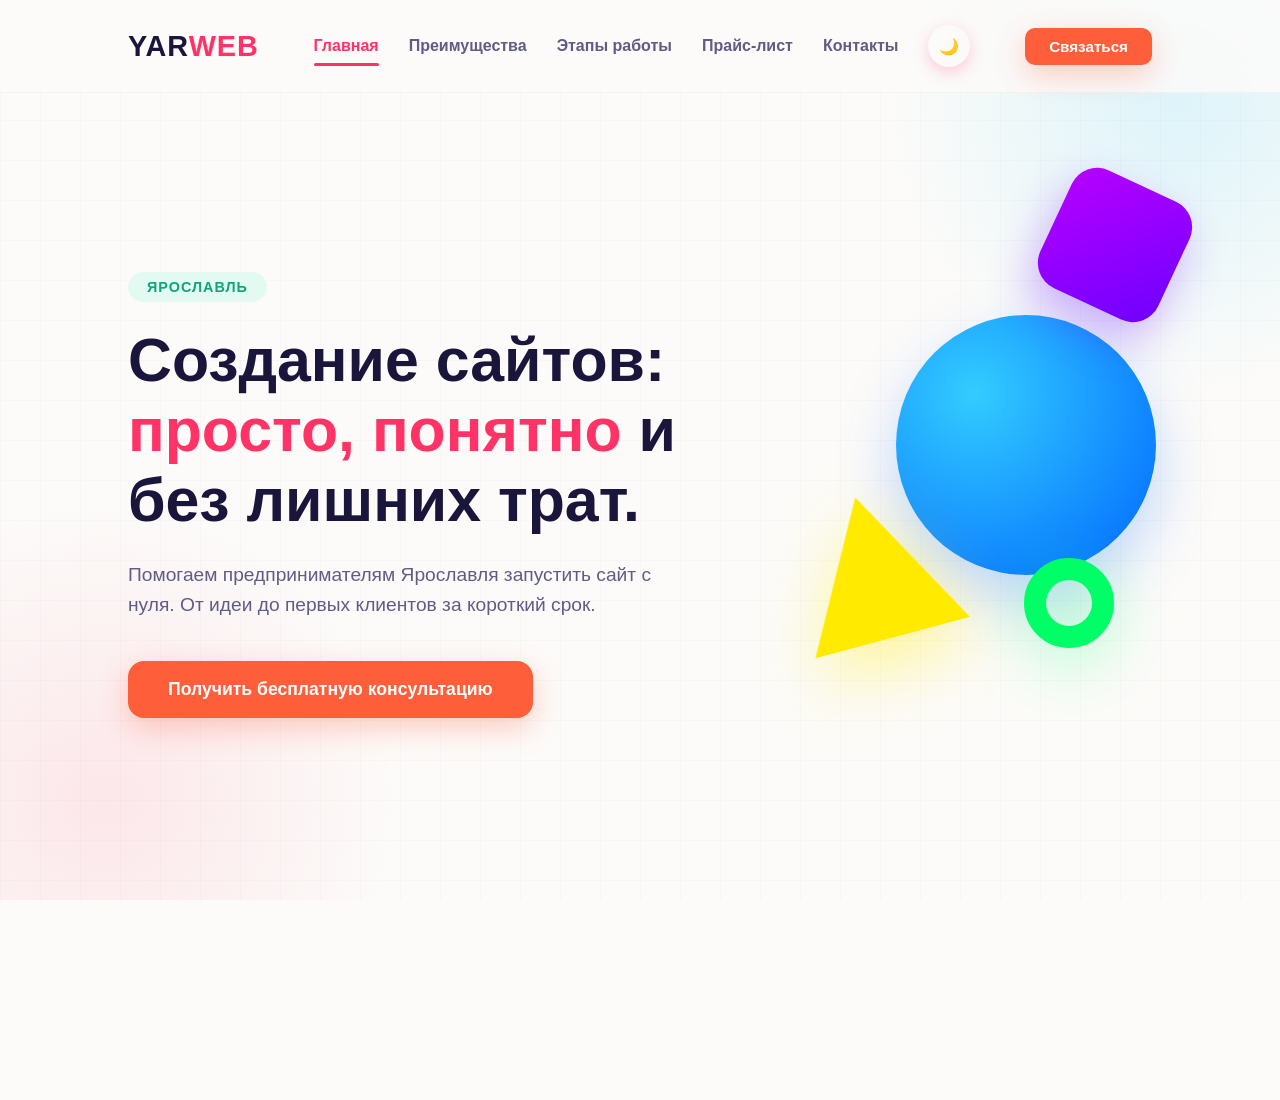
<file: index.html>
<!DOCTYPE html>
<html lang="ru">
<head>
    <meta charset="UTF-8">
    <meta name="viewport" content="width=device-width, initial-scale=1.0">
    <title>YARWEB — Создание сайтов в Ярославле</title>
    <link rel="icon" type="image/svg+xml" href="favicon.svg">
    <!-- ПОДКЛЮЧАЕМ ВНЕШНИЕ СТИЛИ -->
    <link rel="stylesheet" href="css/style.css">
    <!-- ПОДКЛЮЧАЕМ СКРИПТ (defer гарантирует загрузку после парсинга HTML) -->
    <script src="js/script.js" defer></script>
</head>
<body data-page="hero">

    <div class="bg-grid"></div>
    <div class="bg-glow-1"></div>
    <div class="bg-glow-2"></div>

    <div class="global-shape shape-sphere"></div>
    <div class="global-shape shape-cube"></div>
    <div class="global-shape shape-cone"></div>
    <div class="global-shape shape-torus"></div>

    <header>
        <div class="logo-wrapper">
            <a href="#" onclick="location.reload(); return false;" class="logo">YAR<span>WEB</span></a>
            <div class="logo-tooltip">Перезагрузить сайт</div>
        </div>
        <ul class="nav-menu">
            <li class="nav-item active" id="btn-hero"><button onclick="showPage('hero')">Главная</button></li>
            <li class="nav-item" id="btn-features"><button onclick="showPage('features')">Преимущества</button></li>
            <li class="nav-item" id="btn-steps"><button onclick="showPage('steps')">Этапы работы</button></li>
            <li class="nav-item" id="btn-price"><button onclick="showPage('price')">Прайс-лист</button></li>
            <li class="nav-item" id="btn-contact"><button onclick="showPage('contact')">Контакты</button></li>
            <li class="nav-item">
                <button onclick="toggleTheme()" class="theme-toggle-btn" id="themeBtn" title="Сменить тему">🌙</button>
            </li>
        </ul>
        <button onclick="showPage('contact')" class="cta-button" style="padding: 10px 24px; font-size: 0.95rem; border-radius: 10px;">Связаться</button>
    </header>

    <div class="page-container">
        
        <section class="page hero-page active" id="page-hero">
            <div class="content-side">
                <div class="tag-city" onclick="openMap()">Ярославль</div>
                <h1>Создание сайтов:<br><span>просто, понятно</span> и без лишних трат.</h1>
                <p>Помогаем предпринимателям Ярославля запустить сайт с нуля. От идеи до первых клиентов за короткий срок.</p>
                <button onclick="showPage('contact')" class="cta-button">Получить бесплатную консультацию</button>
            </div>
        </section>

        <section class="page features-page" id="page-features">
            <h2 class="section-title">Почему с нами комфортно работать?</h2>
            <div class="section-subtitle">Делаем акцент на качестве, сервисе и результате</div>
            <div class="features-split-container">
                <div class="features-list-side">
                    <div class="feature-item-row active" style="--feature-color: #33ccff;" onmouseenter="switchFeature(1, '#33ccff')">
                        <h3>Разъясним на пальцах</h3>
                        <div class="feature-item-details">Не грузим сложными техническими терминами. Всё абсолютно прозрачно и понятно с первой встречи. У вас останется полное понимание процесса разработки.</div>
                    </div>
                    <div class="feature-item-row" style="--feature-color: #ff3366;" onmouseenter="switchFeature(2, '#ff3366')">
                        <h3>Всегда на связи</h3>
                        <div class="feature-item-details">Вы всегда в курсе текущего статуса вашего проекта. Оперативно отвечаем на любые вопросы в Telegram или WhatsApp, не пропадаем после оплаты.</div>
                    </div>
                    <div class="feature-item-row" style="--feature-color: #00ff66;" onmouseenter="switchFeature(3, '#00ff66')">
                        <h3>Мы свои</h3>
                        <div class="feature-item-details">Мы находимся в Ярославле, знаем местный рынок и всегда готовы встретиться лично, чтобы обсудить ваш проект за чашкой кофе.</div>
                    </div>
                </div>
                <div class="features-image-side">
                    <div class="big-image-frame" id="imageFrame" style="--frame-color: #33ccff;">
                        <img src="1.png" alt="Разъясним" id="feat-img-1" class="visible">
                        <img src="2.png" alt="На связи" id="feat-img-2">
                        <img src="3.png" alt="Мы свои" id="feat-img-3">
                    </div>
                </div>
            </div>
        </section>

        <section class="page steps-page" id="page-steps">
            <h2 class="section-title">От идеи до готового сайта — 5 шагов</h2>
            <div class="section-subtitle">Поэтапный процесс, контролируемый вами на каждой стадии</div>
            <div class="steps-container">
                <div class="step-row" style="--step-bg: #6e00ff; --step-text-color: #ffffff;">
                    <div class="step-number">01</div>
                    <div class="step-text">
                        <h4>Обсуждение и аудит проекта</h4>
                        <div class="step-description">Разбираем бизнес-задачи, изучаем конкурентов на рынке Ярославля и формируем первичное видение структуры.</div>
                    </div>
                </div>
                <div class="step-row" style="--step-bg: #ff3366; --step-text-color: #ffffff;">
                    <div class="step-number">02</div>
                    <div class="step-text">
                        <h4>Составление понятного ТЗ</h4>
                        <div class="step-description">Фиксируем все требования, этапы и итоговую стоимость. Никаких скрытых платежей в процессе.</div>
                    </div>
                </div>
                <div class="step-row" style="--step-bg: #ffea00; --step-text-color: #1a153a;">
                    <div class="step-number">03</div>
                    <div class="step-text">
                        <h4>Прототипирование и уникальный дизайн</h4>
                        <div class="step-description">Отрисовываем макет будущего сайта с учётом современных трендов и удобства для ваших пользователей.</div>
                    </div>
                </div>
                <div class="step-row" style="--step-bg: #00ff66; --step-text-color: #1a153a;">
                    <div class="step-number">04</div>
                    <div class="step-text">
                        <h4>Вёрстка и программирование</h4>
                        <div class="step-description">Превращаем дизайн в живой сайт, настраиваем формы обратной связи, адаптируем под мобилки и планшеты.</div>
                    </div>
                </div>
                <div class="step-row" style="--step-bg: #33ccff; --step-text-color: #ffffff;">
                    <div class="step-number">05</div>
                    <div class="step-text">
                        <h4>Тестирование и запуск</h4>
                        <div class="step-description">Проверяем работу на всех устройствах, подключаем домен, настраиваем аналитику и передаем вам все доступы.</div>
                    </div>
                </div>
            </div>
        </section>

        <section class="page price-page" id="page-price">
            <h2 class="section-title">Стоимость разработки</h2>
            <div class="section-subtitle"> Указана приблизительная цена</div>
            <div class="price-grid">
                <div class="price-card" style="--accent-color: #33ccff; --shadow-color: rgba(51, 204, 255, 0.15);" onclick="window.open('tariff.html?type=vizitka', '_blank')">
                    <div class="price-card-tag">Базовый</div>
                    <h3>Сайт-визитка</h3>
                    <div class="price-value">от 15 000 ₽</div>
                    <div class="price-hosting-info">+ Домен и хостинг на год</div>
                    <ul class="price-features-list">
                        <li>Срок разработки: 3–5 дней</li>
                        <li>Адаптивный дизайн</li>
                        <li>Настройка базовой SEO</li>
                    </ul>
                    <button class="price-btn">Подробнее о тарифе</button>
                </div>
                <div class="price-card" style="--accent-color: #ff3366; --shadow-color: rgba(255, 51, 102, 0.15);" onclick="window.open('tariff.html?type=corp', '_blank')">
                    <div class="price-card-tag">Популярный</div>
                    <h3>Corporate-сайт</h3>
                    <div class="price-value">от 35 000 ₽</div>
                    <div class="price-hosting-info">+ Техподдержка 1 месяц</div>
                    <ul class="price-features-list">
                        <li>Срок разработки: 10–14 дней</li>
                        <li>Многостраничная структура</li>
                        <li>Каталог товаров / услуг</li>
                    </ul>
                    <button class="price-btn">Подробнее о тарифе</button>
                </div>
                <div class="price-card" style="--accent-color: #b800ff; --shadow-color: rgba(184, 0, 255, 0.15);" onclick="window.open('tariff.html?type=shop', '_blank')">
                    <div class="price-card-tag">Максимум</div>
                    <h3>Интернет-магазин</h3>
                    <div class="price-value">от 60 000 ₽</div>
                    <div class="price-hosting-info">+ Интеграция CRM систем</div>
                    <ul class="price-features-list">
                        <li>Срок разработки: от 20 дней</li>
                        <li>Корзина и онлайн-оплата</li>
                        <li>Фильтры и личный кабинет</li>
                    </ul>
                    <button class="price-btn">Подробнее о тарифе</button>
                </div>
            </div>
        </section>

        <section class="page contact-page" id="page-contact">
            <div class="contact-box">
                <div class="contact-info">
                    <h2>Нужен современный сайт?</h2>
                    <p>Запишитесь на бесплатную консультацию. Обсудим ваш проект, наметим структуру и рассчитаем точную смету за 30 минут.</p>
                    <div class="manager-card">
                        <div class="manager-title">По всем вопросам</div>
                        <div class="manager-name" onclick="openMap()" style="cursor: pointer; text-decoration: underline;">Генеральный менеджер Х.Х.Х. (Ярославль)</div>
                        <a href="tel:+79991234567" class="manager-phone">+7 (999) 123-45-67</a>
                    </div>
                </div>
                <div class="contact-action-zone">
                    <button class="cta-button main-trigger-btn" id="triggerBtn" onclick="openLeadForm()">Оставить заявку</button>
                </div>
            </div>
        </section>
    </div>

    <div id="leadModalOverlay">
        <div class="lead-form-container">
            <button class="close-modal-btn" onclick="closeLeadModal()">×</button>
            <h2>Оставьте заявку</h2>
            <div class="form-group">
                <label>Ваше имя</label>
                <input type="text" id="clientName" class="form-input" placeholder="Иван" required>
            </div>
            <div class="form-group">
                <label>Телефон для связи</label>
                <input type="tel" id="clientPhone" class="form-input" placeholder="+7 (999) 000-00-00" required>
            </div>
            <button class="submit-btn" onclick="submitForm()">Отправить запрос</button>
        </div>
    </div>

    <div class="map-overlay" id="mapOverlay">
        <div class="map-modal">
            <button class="close-map-btn" onclick="closeMap()">×</button>
            <iframe src="https://yandex.ru/map-widget/v1/?um=constructor%3A7a13c32b535d4d3d7894a460b64d2d415b3c3ef22fa37ff4d4efda6cb9da0f2e&amp;source=constructor" width="100%" height="100%"></iframe>
        </div>
    </div>

</body>
</html>
</file>
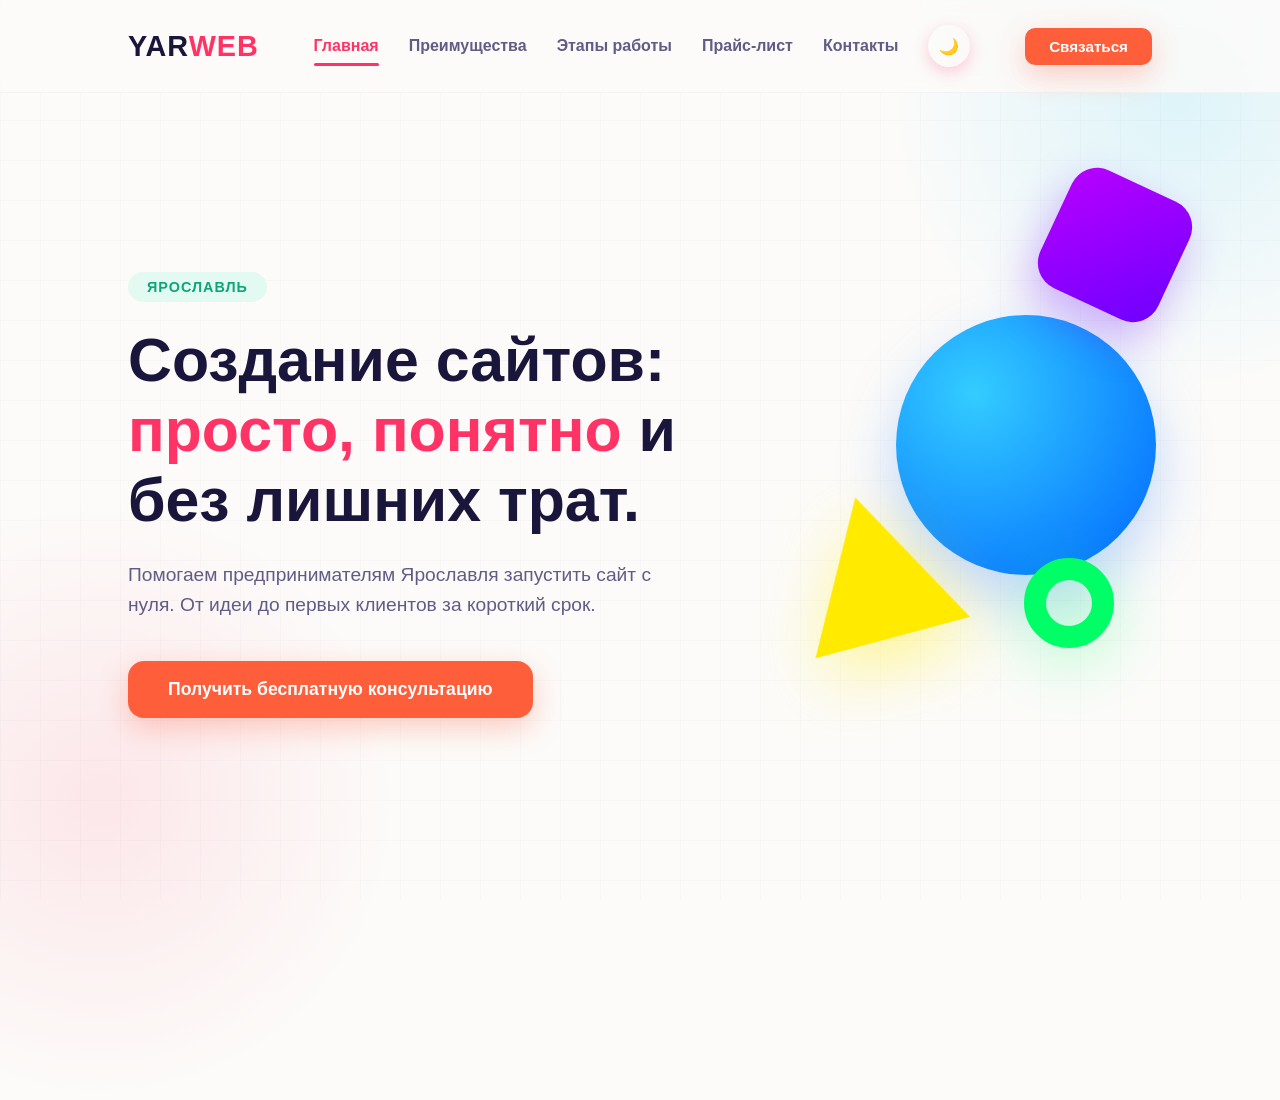
<file: Сайт/index.html>
<!DOCTYPE html>
<html lang="ru">
<head>
    <meta charset="UTF-8">
    <meta name="viewport" content="width=device-width, initial-scale=1.0">
    <title>YARWEB — Создание сайтов в Ярославле</title>
    <style>
        /* ЦВЕТОВЫЕ ПЕРЕМЕННЫЕ ДЛЯ СВЕТЛОЙ ТЕМЫ (ПО УМОЛЧАНИЮ) */
        :root {
            --bg-color: #fcfbf9;
            --text-main: #1a153a;
            --text-muted: #615c85;
            --card-bg: #ffffff;
            --card-border: rgba(26, 21, 58, 0.03);
            --header-bg: rgba(252, 251, 249, 0.85);
            --grid-opacity: 0.02;
            --price-btn-bg: #f4f3f0;
        }

        /* ЦВЕТОВЫЕ ПЕРЕМЕННЫЕ ДЛЯ ТЕМНОЙ ТЕМЫ */
        body.dark-theme {
            --bg-color: #0b0819;
            --text-main: #fcfbf9; 
            --text-muted: #9fa8da; 
            --card-bg: #131026; 
            --card-border: rgba(255, 255, 255, 0.05);
            --header-bg: rgba(11, 8, 25, 0.85);
            --grid-opacity: 0.04;
            --price-btn-bg: #1c1836;
        }

        /* БАЗОВЫЕ НАСТРОЙКИ И ОБНУЛЕНИЕ */
        * {
            margin: 0;
            padding: 0;
            box-sizing: border-box;
            font-family: 'Segoe UI', Roboto, Helvetica, Arial, sans-serif;
            transition: background-color 0.3s ease, color 0.3s ease, border-color 0.3s ease, box-shadow 0.3s ease;
        }

        body {
            background-color: var(--bg-color);
            color: var(--text-main);
            height: 100vh;
            width: 100vw;
            overflow: hidden; 
            position: relative;
        }

        .global-shape {
            position: absolute;
            z-index: 1;
            pointer-events: none;
            transition: all 0.8s cubic-bezier(0.25, 1, 0.5, 1) !important;
        }

        /* ДИЗАЙНЕРСКАЯ СЕТКА И БЛИКИ НА ФОНЕ */
        .bg-grid {
            position: absolute;
            top: 0; left: 0; width: 100%; height: 100%;
            background-image: 
                linear-gradient(rgba(26, 21, 58, var(--grid-opacity)) 1px, transparent 1px),
                linear-gradient(90deg, rgba(26, 21, 58, var(--grid-opacity)) 1px, transparent 1px);
            background-size: 40px 40px;
            z-index: 0;
            pointer-events: none;
        }

        .bg-glow-1 {
            position: absolute;
            top: -200px; right: -200px; width: 600px; height: 600px;
            background: radial-gradient(circle, rgba(51, 204, 255, 0.15) 0%, transparent 70%);
            z-index: 0;
            pointer-events: none;
        }

        .bg-glow-2 {
            position: absolute;
            bottom: -200px; left: -200px; width: 600px; height: 600px;
            background: radial-gradient(circle, rgba(255, 51, 102, 0.1) 0%, transparent 70%);
            z-index: 0;
            pointer-events: none;
        }

        /* ГЕОМЕТРИЧЕСКИЕ ФИГУРЫ И ИХ АНИМАЦИЯ МЕЖДУ СТРАНИЦАМИ */
        .shape-sphere { background: radial-gradient(circle at 30% 30%, #33ccff, #0066ff); border-radius: 50%; box-shadow: 0 25px 60px rgba(0, 102, 255, 0.25); }
        .shape-cube { background: linear-gradient(135deg, #b800ff, #6e00ff); border-radius: 28px; box-shadow: 0 20px 45px rgba(110, 0, 255, 0.3); }
        .shape-cone { width: 0; height: 0; border-left: 80px solid transparent; border-right: 80px solid transparent; border-bottom: 145px solid #ffea00; filter: drop-shadow(0 20px 35px rgba(255, 234, 0, 0.45)); background: none !important; }
        .shape-torus { border: 22px solid #00ff66; border-radius: 50%; filter: drop-shadow(0 15px 30px rgba(0, 255, 102, 0.35)); }

        body[data-page="hero"] .shape-sphere { top: 35%; left: 70%; width: 260px; height: 260px; transform: rotate(0deg); }
        body[data-page="hero"] .shape-cube   { top: 20%; left: 82%; width: 130px; height: 130px; transform: rotate(25deg); }
        body[data-page="hero"] .shape-cone   { top: 55%; left: 62%; transform: rotate(-15deg); }
        body[data-page="hero"] .shape-torus  { top: 62%; left: 80%; width: 90px; height: 90px; transform: rotate(0deg); }

        body[data-page="features"] .shape-sphere { top: 75%; left: 5%; width: 140px; height: 140px; opacity: 0.6; }
        body[data-page="features"] .shape-cube   { top: 15%; left: 45%; width: 80px; height: 80px; transform: rotate(110deg); opacity: 0.4; }
        body[data-page="features"] .shape-cone   { top: 10%; left: 85%; transform: rotate(45deg); opacity: 0.5; }
        body[data-page="features"] .shape-torus  { top: 80%; left: 90%; width: 110px; height: 110px; opacity: 0.6; }

        body[data-page="steps"] .shape-sphere { top: 18%; left: 82%; width: 110px; height: 110px; }
        body[data-page="steps"] .shape-cube   { top: 40%; left: 84%; width: 90px; height: 90px; transform: rotate(-45deg); }
        body[data-page="steps"] .shape-cone   { top: 62%; left: 80%; transform: rotate(-90deg); }
        body[data-page="steps"] .shape-torus  { top: 80%; left: 83%; width: 75px; height: 75px; }

        body[data-page="price"] .shape-sphere { top: 78%; left: 85%; width: 130px; height: 130px; }
        body[data-page="price"] .shape-cube   { top: 12%; left: 6%; width: 100px; height: 100px; transform: rotate(55deg); }
        body[data-page="price"] .shape-cone   { top: 15%; left: 88%; transform: rotate(15deg); }
        body[data-page="price"] .shape-torus  { top: 75%; left: 8%; width: 90px; height: 90px; }

        body[data-page="contact"] .shape-sphere { top: 20%; left: 12%; width: 100px; height: 100px; }
        body[data-page="contact"] .shape-cube   { top: 70%; left: 15%; width: 110px; height: 110px; transform: rotate(15deg); }
        body[data-page="contact"] .shape-cone   { top: 18%; left: 78%; transform: rotate(20deg); }
        body[data-page="contact"] .shape-torus  { top: 68%; left: 76%; width: 95px; height: 95px; }

        /* ШАПКА И НАВИГАЦИЯ */
        header {
            position: absolute;
            top: 0; left: 0; width: 100%; padding: 25px 10%;
            display: flex; justify-content: space-between; align-items: center;
            z-index: 100; background: var(--header-bg);
            backdrop-filter: blur(12px);
            border-bottom: 1px solid var(--card-border);
        }

        .logo-wrapper { position: relative; display: inline-block; }
        .logo { font-size: 1.8rem; font-weight: 900; color: var(--text-main); text-transform: uppercase; letter-spacing: 1px; text-decoration: none; cursor: pointer; display: block; transition: transform 0.25s cubic-bezier(0.175, 0.885, 0.32, 1.275), color 0.25s ease; }
        .logo span { color: #ff3366; transition: color 0.25s ease; }
        .logo-wrapper:hover .logo { transform: translateY(-2px); color: #ff3366; }
        
        body:not(.dark-theme) .logo-wrapper:hover .logo span { color: #1a153a; }
        body.dark-theme .logo-wrapper:hover .logo span { color: #fcfbf9; }

        .logo-tooltip { position: absolute; top: calc(100% + 12px); left: 50%; transform: translateX(-50%) translateY(10px); background-color: #ff3366; color: #ffffff; font-size: 0.75rem; font-weight: 700; padding: 6px 14px; border-radius: 8px; white-space: nowrap; opacity: 0; visibility: hidden; pointer-events: none; box-shadow: 0 8px 20px rgba(255, 51, 102, 0.2); transition: all 0.25s cubic-bezier(0.175, 0.885, 0.32, 1.275); z-index: 110; }
        .logo-tooltip::before { content: ''; position: absolute; bottom: 100%; left: 50%; transform: translateX(-50%); border-width: 5px; border-style: solid; border-color: transparent transparent #ff3366 transparent; }
        .logo-wrapper:hover .logo-tooltip { opacity: 1; visibility: visible; transform: translateX(-50%) translateY(0); }

        .nav-menu { display: flex; list-style: none; gap: 30px; align-items: center; }
        .nav-item button { background: none; border: none; color: var(--text-muted); font-weight: 700; font-size: 1rem; cursor: pointer; transition: color 0.3s ease; position: relative; padding: 5px 0; }
        .nav-item button:hover, .nav-item.active button { color: #ff3366; }
        .nav-item button::after { content: ''; position: absolute; bottom: -6px; left: 0; width: 0; height: 3px; background-color: #ff3366; border-radius: 2px; transition: width 0.3s ease; }
        .nav-item:hover button::after, .nav-item.active button::after { width: 100%; }

        .theme-toggle-btn {
            background: linear-gradient(135deg, #ff3366, #ff5e3a);
            border: none;
            width: 42px; height: 42px; border-radius: 50%; font-size: 1.2rem; cursor: pointer;
            box-shadow: 0 5px 15px rgba(255, 51, 102, 0.25);
            display: flex; align-items: center; justify-content: center;
            transform-origin: center; transition: all 0.3s cubic-bezier(0.175, 0.885, 0.32, 1.275) !important; padding: 0;
        }
        .theme-toggle-btn:hover { transform: translateY(-2px) scale(1.08); box-shadow: 0 8px 22px rgba(255, 51, 102, 0.45); }

        /* СТРАНИЦЫ И КНОПКИ */
        .page-container { position: relative; width: 100%; height: 100vh; padding-top: 90px; z-index: 10; pointer-events: none; }
        .page { position: absolute; top: 90px; left: 0; width: 100%; height: calc(100vh - 90px); padding: 0 10%; display: flex; align-items: center; opacity: 0; visibility: hidden; transition: opacity 0.4s ease, visibility 0.4s ease; pointer-events: auto; }
        .page.active { opacity: 1; visibility: visible; }

        .cta-button {
            display: inline-block;
            padding: 18px 40px; background-color: #ff5e3a; color: #ffffff;
            font-size: 1.1rem; font-weight: 700; text-decoration: none; border: none; border-radius: 16px;
            box-shadow: 0 10px 30px rgba(255, 94, 58, 0.3); transition: all 0.3s ease; cursor: pointer;
        }
        .cta-button:hover { transform: translateY(-4px); box-shadow: 0 15px 35px rgba(255, 94, 58, 0.5); background-color: #ff451a; }

        /* ГЛАВНАЯ СТРАНИЦА */
        .hero-page { justify-content: flex-start; }
        .content-side { max-width: 55%; }
        .tag-city { display: inline-block; padding: 6px 18px; background-color: #e3faf2; color: #0ca678; font-weight: 800; border-radius: 50px; font-size: 0.9rem; text-transform: uppercase; letter-spacing: 1px; margin-bottom: 24px; cursor: pointer; transition: all 0.2s ease; border: 1px solid transparent; }
        body.dark-theme .tag-city { background-color: rgba(12, 166, 120, 0.15); }
        .tag-city:hover { background-color: #0ca678; color: white; transform: scale(1.05); box-shadow: 0 5px 15px rgba(12, 166, 120, 0.3); }
        h1 { font-size: 3.8rem; font-weight: 900; line-height: 1.15; color: var(--text-main); margin-bottom: 24px; }
        h1 span { color: #ff3366; }
        .hero-page p { font-size: 1.2rem; color: var(--text-muted); line-height: 1.6; margin-bottom: 40px; }

        /* МОДАЛЬНОЕ ОКНО КАРТЫ */
        .map-overlay { position: fixed; top: 0; left: 0; width: 100vw; height: 100vh; background: rgba(26, 21, 58, 0.4); backdrop-filter: blur(8px); z-index: 2000; display: flex; justify-content: center; align-items: center; opacity: 0; visibility: hidden; transition: all 0.4s ease; }
        .map-overlay.open { opacity: 1; visibility: visible; }
        .map-modal { background: var(--card-bg); padding: 15px; border-radius: 32px; box-shadow: 0 30px 70px rgba(26, 21, 58, 0.3); position: relative; width: 85%; max-width: 1000px; height: 75vh; transform: scale(0.9); transition: transform 0.4s cubic-bezier(0.175, 0.885, 0.32, 1.275); }
        .map-overlay.open .map-modal { transform: scale(1); }
        .map-modal iframe { width: 100%; height: 100%; border: none; border-radius: 20px; display: block; }
        
        .close-map-btn { 
            position: absolute; top: -15px; right: -15px; width: 40px; height: 40px; 
            background: #ff3366; color: white; border: none; border-radius: 50%; 
            font-size: 1.4rem; font-weight: bold; cursor: pointer;
            box-shadow: 0 5px 15px rgba(255, 51, 102, 0.4); 
            display: flex; justify-content: center; align-items: center; 
            z-index: 2200; transition: transform 0.2s; 
        }
        .close-map-btn:hover { transform: scale(1.1) rotate(90deg); }

        /* ПРЕИМУЩЕСТВА */
        .features-page { flex-direction: column; justify-content: flex-start; padding-top: 40px; }
        .section-title { text-align: center; font-size: 2.6rem; font-weight: 900; margin-bottom: 10px; color: var(--text-main); width: 100%; }
        .section-subtitle { text-align: center; font-size: 1.05rem; color: var(--text-muted); font-weight: 600; margin-bottom: 45px; width: 100%; }
        .features-split-container { display: flex; width: 100%; height: calc(100% - 140px); gap: 60px; align-items: center; }
        .features-list-side { width: 50%; display: flex; flex-direction: column; gap: 20px; }
        .feature-item-row { background: var(--card-bg); border: 2px solid var(--card-border); border-radius: 24px; padding: 25px 30px; cursor: pointer; transition: all 0.3s cubic-bezier(0.25, 1, 0.5, 1); }
        .feature-item-row h3 { font-size: 1.5rem; font-weight: 800; color: var(--text-main); display: flex; align-items: center; gap: 15px; }
        .feature-item-row h3::before { content: ''; width: 8px; height: 8px; border-radius: 50%; background-color: var(--text-muted); transition: all 0.3s; }
        .feature-item-details { max-height: 0; overflow: hidden; opacity: 0; transition: all 0.3s ease; color: var(--text-muted); line-height: 1.6; font-size: 1rem; }
        .feature-item-row:hover, .feature-item-row.active { border-color: var(--feature-color); transform: translateX(10px); box-shadow: 0 15px 35px rgba(26, 21, 58, 0.04); }
        .feature-item-row:hover h3, .feature-item-row.active h3 { color: var(--feature-color); }
        .feature-item-row:hover h3::before, .feature-item-row.active h3::before { background-color: var(--feature-color); transform: scale(1.5); }
        .feature-item-row:hover .feature-item-details, .feature-item-row.active .feature-item-details { max-height: 120px; opacity: 1; margin-top: 12px; }
        .features-image-side { width: 50%; height: 85%; display: flex; justify-content: center; align-items: center; position: relative; }
        .big-image-frame { width: 80%; height: 90%; border-radius: 40px; background: var(--card-bg); border: 3px solid var(--frame-color, #33ccff); padding: 40px; box-shadow: 0 30px 60px rgba(26, 21, 58, 0.05); display: flex; justify-content: center; align-items: center; transition: all 0.4s ease; filter: drop-shadow(0 10px 25px var(--frame-color, rgba(51, 204, 255, 0.3))); }
        .big-image-frame img { width: 100%; height: 100%; object-fit: contain; position: absolute; opacity: 0; transform: scale(0.9) rotate(-2deg); transition: all 0.4s cubic-bezier(0.175, 0.885, 0.32, 1.275); pointer-events: none; }
        .big-image-frame img.visible { opacity: 1; transform: scale(1) rotate(0deg); }

        /* ЭТАПЫ РАЗРАБОТКИ */
        .steps-page { flex-direction: column; justify-content: center; }
        .steps-container { display: flex; flex-direction: column; gap: 12px; width: 100%; max-width: 900px; margin: 0 auto; }
        .step-row { display: flex; align-items: center; background: var(--card-bg); border-radius: 20px; padding: 18px 35px; border: 2px solid var(--card-border); transition: all 0.4s cubic-bezier(0.25, 1, 0.5, 1); cursor: pointer; overflow: hidden; }
        .step-number { font-size: 2rem; font-weight: 900; color: rgba(141, 134, 185, 0.25); margin-right: 35px; min-width: 50px; transition: color 0.3s ease; }
        .step-text { display: flex; flex-direction: column; width: 100%; }
        .step-text h4 { font-size: 1.25rem; font-weight: 800; margin-bottom: 0px; color: var(--text-main); transition: color 0.3s ease, margin-bottom 0.3s ease; }
        .step-description { max-height: 0; opacity: 0; overflow: hidden; font-size: 0.95rem; line-height: 1.5; color: var(--text-muted); transition: max-height 0.4s cubic-bezier(0.25, 1, 0.5, 1), opacity 0.3s ease, margin-top 0.3s ease; }
        .step-row:hover { background-color: var(--step-bg); border-color: var(--step-bg); transform: scale(1.02); box-shadow: 0 15px 30px rgba(26, 21, 58, 0.05); }
        .step-row:hover .step-number { color: rgba(255, 255, 255, 0.4); }
        .step-row:hover .step-text h4 { color: var(--step-text-color); margin-bottom: 6px; }
        .step-row:hover .step-description { max-height: 100px; opacity: 1; color: var(--step-text-color); filter: brightness(0.95); margin-top: 4px; }

        /* ПРАЙС-ЛИСТ */
        .price-page { flex-direction: column; justify-content: center; }
        .price-grid { display: flex; width: 100%; max-width: 1100px; gap: 30px; margin-top: 10px; justify-content: center; }
        .price-card { background: var(--card-bg); border: 2px solid var(--card-border); border-radius: 32px; padding: 40px 35px; width: 32%; display: flex; flex-direction: column; position: relative; transition: all 0.4s cubic-bezier(0.175, 0.885, 0.32, 1.275); cursor: pointer; }
        .price-card::before { content: ''; position: absolute; top: 0; left: 0; width: 100%; height: 100%; border-radius: 30px; border: 3px solid var(--accent-color); opacity: 0; transition: opacity 0.3s ease; pointer-events: none; }
        .price-card-tag { align-self: flex-start; padding: 5px 14px; font-size: 0.8rem; font-weight: 800; color: white; background-color: var(--accent-color); border-radius: 50px; text-transform: uppercase; letter-spacing: 0.5px; margin-bottom: 20px; }
        .price-card h3 { font-size: 1.6rem; font-weight: 900; color: var(--text-main); margin-bottom: 10px; }
        .price-value { font-size: 2.2rem; font-weight: 900; color: var(--text-main); margin-bottom: 5px; }
        .price-value span { font-size: 1rem; color: var(--text-muted); font-weight: 600; }
        .price-hosting-info { font-size: 0.85rem; font-weight: 700; color: var(--accent-color); margin-bottom: 25px; text-transform: uppercase; letter-spacing: 0.5px; }
        .price-features-list { list-style: none; display: flex; flex-direction: column; gap: 12px; margin-bottom: 35px; }
        .price-features-list li { font-size: 0.95rem; color: var(--text-muted); font-weight: 600; display: flex; align-items: center; gap: 10px; }
        .price-features-list li::before { content: '✓'; color: var(--accent-color); font-weight: 900; font-size: 1.1rem; }
        .price-btn { margin-top: auto; width: 100%; padding: 15px; background-color: var(--price-btn-bg); color: var(--text-main); border: none; border-radius: 16px; font-size: 1rem; font-weight: 700; cursor: pointer; transition: all 0.3s ease; text-align: center; }
        .price-card:hover { transform: translateY(-12px); box-shadow: 0 25px 50px rgba(26, 21, 58, 0.06), 0 0 30px var(--shadow-color); }
        .price-card:hover::before { opacity: 1; }
        .price-card:hover .price-btn { background-color: var(--accent-color); color: white; box-shadow: 0 10px 25px var(--shadow-color); transform: scale(1.02); }

        /* КОНТАКТЫ */
        .contact-page { justify-content: center; align-items: center; }
        .contact-box { background: #1a153a; color: white; padding: 50px 60px; border-radius: 40px; width: 100%; max-width: 950px; display: flex; justify-content: space-between; align-items: center; gap: 40px; box-shadow: 0 30px 70px rgba(26, 21, 58, 0.25); position: relative; z-index: 20; border: 2px solid rgba(255, 255, 255, 0.05); }
        body.dark-theme .contact-box { background: #131026; }
        .contact-info { max-width: 50%; }
        .contact-info h2 { font-size: 2.3rem; font-weight: 900; margin-bottom: 15px; line-height: 1.2; color: #ffffff; }
        .contact-info p { color: #b1adce; font-size: 1rem; line-height: 1.5; margin-bottom: 25px; }
        .manager-card { background: rgba(255, 255, 255, 0.05); border-left: 4px solid #ff3366; padding: 12px 20px; border-radius: 0 16px 16px 0; margin-top: 15px; }
        .manager-title { font-size: 0.85rem; text-transform: uppercase; letter-spacing: 1px; color: #ff3366; font-weight: 700; margin-bottom: 4px; }
        .manager-name { font-size: 1.2rem; font-weight: 800; color: #ffffff; margin-bottom: 4px; }
        .manager-phone { font-size: 1.1rem; font-weight: 700; color: #33ccff; text-decoration: none; transition: color 0.2s; }
        .manager-phone:hover { color: #00ff66; }
        
        .contact-action-zone { width: 45%; display: flex; justify-content: center; position: relative; min-height: 180px; align-items: center; }
        .main-trigger-btn { background-color: #ff3366; box-shadow: 0 10px 30px rgba(255, 51, 102, 0.3); white-space: nowrap; transition: all 0.3s ease; }

        /* МОДАЛЬНОЕ ОКНО ЛИД-ФОРМЫ */
        #leadModalOverlay {
            position: fixed;
            top: 0; left: 0; width: 100%; height: 100%;
            background: rgba(11, 8, 25, 0.85);
            backdrop-filter: blur(8px);
            display: flex;
            justify-content: center;
            align-items: center;
            z-index: 9999;
            opacity: 0;
            visibility: hidden;
            transition: all 0.4s ease;
        }
        #leadModalOverlay.open { 
            opacity: 1; 
            visibility: visible; 
        }
        .lead-form-container { 
            width: 100%;
            max-width: 450px;
            background: #1a153a; 
            border: 2px solid rgba(255, 255, 255, 0.1); 
            padding: 35px; 
            border-radius: 32px; 
            display: flex; 
            flex-direction: column;
            gap: 20px; 
            position: relative;
            box-shadow: 0 30px 70px rgba(0, 0, 0, 0.5);
        }
        body.dark-theme .lead-form-container {
            background: #131026;
        }
        .lead-form-container h2 {
            color: #ffffff;
            font-size: 1.8rem;
            font-weight: 900;
        }
        .close-modal-btn {
            position: absolute;
            top: 20px;
            right: 20px;
            background: none;
            border: none;
            color: #b1adce;
            font-size: 2rem;
            line-height: 1;
            cursor: pointer;
            transition: color 0.2s;
        }
        .close-modal-btn:hover {
            color: #ff3366;
        }
        .form-group { display: flex; flex-direction: column; gap: 6px; }
        .form-group label { font-size: 0.85rem; color: #b1adce; font-weight: 600; }
        .form-input { width: 100%; background: rgba(26, 21, 58, 0.4); border: 2px solid rgba(255, 255, 255, 0.1); border-radius: 12px; padding: 12px 16px; color: white; font-size: 1rem; font-weight: 600; transition: all 0.3s; }
        .form-input:focus { outline: none; border-color: #ff3366; background: rgba(26, 21, 58, 0.6); box-shadow: 0 0 15px rgba(255, 51, 102, 0.2); }
        
        /* Стили для рамки ошибки */
        .form-input.invalid-field {
            border-color: #ff3366 !important;
            box-shadow: 0 0 15px rgba(255, 51, 102, 0.4) !important;
        }
        
        .submit-btn { background: linear-gradient(90deg, #ff3366, #ff5e3a); color: white; border: none; padding: 14px; border-radius: 12px; font-size: 1rem; font-weight: 700; cursor: pointer; transition: all 0.3s; margin-top: 5px; box-shadow: 0 8px 20px rgba(255, 51, 102, 0.2); }
        .submit-btn:hover { transform: translateY(-2px); box-shadow: 0 12px 25px rgba(255, 51, 102, 0.4); }
    </style>
</head>
<body data-page="hero">

    <script>
        if (localStorage.getItem('theme') === 'dark') {
            document.body.classList.add('dark-theme');
        }
    </script>

    <div class="bg-grid"></div>
    <div class="bg-glow-1"></div>
    <div class="bg-glow-2"></div>

    <div class="global-shape shape-sphere"></div>
    <div class="global-shape shape-cube"></div>
    <div class="global-shape shape-cone"></div>
    <div class="global-shape shape-torus"></div>

    <header>
        <div class="logo-wrapper">
            <a href="#" onclick="location.reload(); return false;" class="logo">YAR<span>WEB</span></a>
            <div class="logo-tooltip">Перезагрузить сайт</div>
        </div>
        <ul class="nav-menu">
            <li class="nav-item active" id="btn-hero"><button onclick="showPage('hero')">Главная</button></li>
            <li class="nav-item" id="btn-features"><button onclick="showPage('features')">Преимущества</button></li>
            <li class="nav-item" id="btn-steps"><button onclick="showPage('steps')">Этапы работы</button></li>
            <li class="nav-item" id="btn-price"><button onclick="showPage('price')">Прайс-лист</button></li>
            <li class="nav-item" id="btn-contact"><button onclick="showPage('contact')">Контакты</button></li>
            <li class="nav-item">
                <button onclick="toggleTheme()" class="theme-toggle-btn" id="themeBtn" title="Сменить тему">🌙</button>
            </li>
        </ul>
        <button onclick="showPage('contact')" class="cta-button" style="padding: 10px 24px; font-size: 0.95rem; border-radius: 10px;">Связаться</button>
    </header>
    <div class="page-container">
        
        <section class="page hero-page active" id="page-hero">
            <div class="content-side">
                <div class="tag-city" onclick="openMap()">Ярославль</div>
                <h1>Создание сайтов:<br><span>просто, понятно</span> и без лишних трат.</h1>
                <p>Помогаем предпринимателям Ярославля запустить сайт с нуля. От идеи до первых клиентов за короткий срок.</p>
                <button onclick="showPage('contact')" class="cta-button">Получить бесплатную консультацию</button>
            </div>
        </section>
        <section class="page features-page" id="page-features">
            <h2 class="section-title">Почему с нами комфортно работать?</h2>
            <div class="section-subtitle">Делаем акцент на качестве, сервисе и результате</div>
            <div class="features-split-container">
                <div class="features-list-side">
                    <div class="feature-item-row active" style="--feature-color: #33ccff;" onmouseenter="switchFeature(1, '#33ccff')">
                        <h3>Разъясним на пальцах</h3>
                        <div class="feature-item-details">Не грузим сложными техническими терминами. Всё абсолютно прозрачно и понятно с первой встречи. У вас останется полное понимание процесса разработки.</div>
                    </div>
                    <div class="feature-item-row" style="--feature-color: #ff3366;" onmouseenter="switchFeature(2, '#ff3366')">
                        <h3>Всегда на связи</h3>
                        <div class="feature-item-details">Вы всегда в курсе текущего статуса вашего проекта. Оперативно отвечаем на любые вопросы в Telegram или WhatsApp, не пропадаем после оплаты.</div>
                    </div>
                    <div class="feature-item-row" style="--feature-color: #00ff66;" onmouseenter="switchFeature(3, '#00ff66')">
                        <h3>Мы свои</h3>
                        <div class="feature-item-details">Мы находимся в Ярославле, знаем местный рынок и всегда готовы встретиться лично, чтобы обсудить ваш проект за чашкой кофе.</div>
                    </div>
                </div>
                <div class="features-image-side">
                    <div class="big-image-frame" id="imageFrame" style="--frame-color: #33ccff;">
                        <img src="1.png" alt="Разъясним" id="feat-img-1" class="visible">
                        <img src="2.png" alt="На связи" id="feat-img-2">
                        <img src="3.png" alt="Мы свои" id="feat-img-3">
                    </div>
                </div>
            </div>
        </section>
        <section class="page steps-page" id="page-steps">
            <h2 class="section-title">От идеи до готового сайта — 5 шагов</h2>
            <div class="section-subtitle">Поэтапный процесс, контролируемый вами на каждой стадии</div>
            <div class="steps-container">
                <div class="step-row" style="--step-bg: #6e00ff; --step-text-color: #ffffff;">
                    <div class="step-number">01</div>
                    <div class="step-text">
                        <h4>Обсуждение и аудит проекта</h4>
                        <div class="step-description">Разбираем бизнес-задачи, изучаем конкурентов на рынке Ярославля и формируем первичное видение структуры.</div>
                    </div>
                </div>
                <div class="step-row" style="--step-bg: #ff3366; --step-text-color: #ffffff;">
                    <div class="step-number">02</div>
                    <div class="step-text">
                        <h4>Составление понятного ТЗ</h4>
                        <div class="step-description">Фиксируем все требования, этапы и итоговую стоимость. Никаких скрытых платежей в процессе.</div>
                    </div>
                </div>
                <div class="step-row" style="--step-bg: #ffea00; --step-text-color: #1a153a;">
                    <div class="step-number">03</div>
                    <div class="step-text">
                        <h4>Прототипирование и уникальный дизайн</h4>
                        <div class="step-description">Отрисовываем макет будущего сайта с учётом современных трендов и удобства для ваших пользователей.</div>
                    </div>
                </div>
                <div class="step-row" style="--step-bg: #00ff66; --step-text-color: #1a153a;">
                    <div class="step-number">04</div>
                    <div class="step-text">
                        <h4>Вёрстка и программирование</h4>
                        <div class="step-description">Превращаем дизайн в живой сайт, настраиваем формы обратной связи, адаптируем под мобилки и планшеты.</div>
                    </div>
                </div>
                <div class="step-row" style="--step-bg: #33ccff; --step-text-color: #ffffff;">
                    <div class="step-number">05</div>
                    <div class="step-text">
                        <h4>Тестирование и запуск</h4>
                        <div class="step-description">Проверяем работу на всех устройствах, подключаем домен, настраиваем аналитику и передаем вам все доступы.</div>
                    </div>
                </div>
            </div>
        </section>
        <section class="page price-page" id="page-price">
            <h2 class="section-title">Стоимость разработки</h2>
            <div class="section-subtitle">Честные цены без накруток под любые задачи бизнеса</div>
            <div class="price-grid">
                <div class="price-card" style="--accent-color: #33ccff; --shadow-color: rgba(51, 204, 255, 0.15);" onclick="showPage('contact')">
                    <div class="price-card-tag">Базовый</div>
                    <h3>Сайт-визитка</h3>
                    <div class="price-value">от 15 000 ₽</div>
                    <div class="price-hosting-info">+ Домен и хостинг на год</div>
                    <ul class="price-features-list">
                        <li>Срок разработки: 3–5 дней</li>
                        <li>Адаптивный дизайн</li>
                        <li>Настройка базовой SEO</li>
                    </ul>
                    <button class="price-btn">Выбрать тариф</button>
                </div>
                <div class="price-card" style="--accent-color: #ff3366; --shadow-color: rgba(255, 51, 102, 0.15);" onclick="showPage('contact')">
                    <div class="price-card-tag">Популярный</div>
                    <h3>Корпоративный сайт</h3>
                    <div class="price-value">от 35 000 ₽</div>
                    <div class="price-hosting-info">+ Техподдержка 1 месяц</div>
                    <ul class="price-features-list">
                        <li>Срок разработки: 10–14 дней</li>
                        <li>Многостраничная структура</li>
                        <li>Каталог товаров / услуг</li>
                    </ul>
                    <button class="price-btn">Выбрать тариф</button>
                </div>
                <div class="price-card" style="--accent-color: #b800ff; --shadow-color: rgba(184, 0, 255, 0.15);" onclick="showPage('contact')">
                    <div class="price-card-tag">Максимум</div>
                    <h3>Интернет-магазин</h3>
                    <div class="price-value">от 60 000 ₽</div>
                    <div class="price-hosting-info">+ Интеграция CRM систем</div>
                    <ul class="price-features-list">
                        <li>Срок разработки: от 20 дней</li>
                        <li>Корзина и онлайн-оплата</li>
                        <li>Фильтры и личный кабинет</li>
                    </ul>
                    <button class="price-btn">Выбрать тариф</button>
                </div>
            </div>
        </section>
        <section class="page contact-page" id="page-contact">
            <div class="contact-box">
                <div class="contact-info">
                    <h2>Нужен сочный сайт?</h2>
                    <p>Запишитесь на бесплатную консультацию. Обсудим ваш проект, наметим структуру и рассчитаем точную смету за 30 минут.</p>
                    <div class="manager-card">
                        <div class="manager-title">По всем вопросам</div>
                        <div class="manager-name" onclick="openMap()" style="cursor: pointer; text-decoration: underline;">Генеральный менеджер С.Г.Х. (Ярославль)</div>
                        <a href="tel:+79991234567" class="manager-phone">+7 (999) 123-45-67</a>
                    </div>
                </div>
                
                <div class="contact-action-zone">
                    <button class="cta-button main-trigger-btn" id="triggerBtn" onclick="openLeadForm()">Оставить заявку</button>
                </div>
            </div>
        </section>
        </div>

    <div id="leadModalOverlay">
        <div class="lead-form-container">
            <button class="close-modal-btn" onclick="closeLeadModal()">×</button>
            <h2>Оставьте заявку</h2>
            <div class="form-group">
                <label>Ваше имя</label>
                <input type="text" id="clientName" class="form-input" placeholder="Иван" required>
            </div>
            <div class="form-group">
                <label>Телефон для связи</label>
                <input type="tel" id="clientPhone" class="form-input" placeholder="+7 (999) 000-00-00" required>
            </div>
            <button class="submit-btn" onclick="submitForm()">Отправить запрос</button>
        </div>
    </div>

    <div class="map-overlay" id="mapOverlay">
        <div class="map-modal">
            <button class="close-map-btn" onclick="closeMap()">×</button>
            <iframe src="https://yandex.ru/map-widget/v1/?um=constructor%3A7a13c32b535d4d3d7894a460b64d2d415b3c3ef22fa37ff4d4efda6cb9da0f2e&amp;source=constructor" width="100%" height="100%"></iframe>
        </div>
    </div>

<script>
    // ПЕРЕКЛЮЧЕНИЕ СТРАНИЦ
    function showPage(pageId) {
        document.body.setAttribute('data-page', pageId);
        
        document.querySelectorAll('.page').forEach(page => page.classList.remove('active'));
        const targetPage = document.getElementById('page-' + pageId);
        if (targetPage) {
            targetPage.classList.add('active');
        }

        document.querySelectorAll('.nav-item').forEach(item => item.classList.remove('active'));
        const activeNavItem = document.getElementById('btn-' + pageId);
        if (activeNavItem) {
            activeNavItem.classList.add('active');
        }
    }

    // УПРАВЛЕНИЕ ЛИД-ФОРМОЙ (С ПРОВЕРКОЙ НА ЗАПОЛНЕННОСТЬ)
    function openLeadForm() { 
        // Очищаем старые ошибки и поля при открытии формы
        const nameInput = document.getElementById('clientName');
        const phoneInput = document.getElementById('clientPhone');
        nameInput.value = '';
        phoneInput.value = '';
        nameInput.classList.remove('invalid-field');
        phoneInput.classList.remove('invalid-field');

        document.getElementById('leadModalOverlay').classList.add('open');
    }
    
    function closeLeadModal() { 
        document.getElementById('leadModalOverlay').classList.remove('open'); 
    }
    
    function submitForm() {
        const nameInput = document.getElementById('clientName');
        const phoneInput = document.getElementById('clientPhone');
        
        let hasError = false;

        // Проверяем поле "Имя" (убираем пробелы методом trim())
        if (nameInput.value.trim() === "") {
            nameInput.classList.add('invalid-field');
            hasError = true;
        } else {
            nameInput.classList.remove('invalid-field');
        }

        // Проверяем поле "Телефон"
        if (phoneInput.value.trim() === "") {
            phoneInput.classList.add('invalid-field');
            hasError = true;
        } else {
            phoneInput.classList.remove('invalid-field');
        }

        // Если есть хоть одна ошибка, останавливаем отправку
        if (hasError) {
            alert('Пожалуйста, заполните все обязательные поля!');
            return;
        }

        // Если всё заполнено правильно:
        alert('Заявка успешно отправлена!');
        closeLeadModal();
    }

    // УПРАВЛЕНИЕ КАРТОЙ
    function openMap() { 
        document.getElementById('mapOverlay').classList.add('open');
    }
    function closeMap() { 
        document.getElementById('mapOverlay').classList.remove('open'); 
    }

    // ИНТЕРАКТИВ С КАРТИНКАМИ (ПРЕИМУЩЕСТВА)
    function switchFeature(index, color) {
        document.querySelectorAll('.feature-item-row').forEach((row, idx) => {
            if (idx === (index - 1)) {
                row.classList.add('active');
            } else {
                row.classList.remove('active');
            }
        });
        
        const frame = document.getElementById('imageFrame');
        if (frame) {
            frame.style.setProperty('--frame-color', color);
        }
        
        document.querySelectorAll('.big-image-frame img').forEach(img => img.classList.remove('visible'));
        const activeImg = document.getElementById('feat-img-' + index);
        if (activeImg) {
            activeImg.classList.add('visible');
        }
    }

    // СМЕНА ТЕМЫ СТРАНИЦЫ
    function toggleTheme() {
        const body = document.body;
        const themeBtn = document.getElementById('themeBtn');
        body.classList.toggle('dark-theme');
        if (body.classList.contains('dark-theme')) {
            themeBtn.innerHTML = '☀️';
            themeBtn.style.background = 'linear-gradient(135deg, #ffea00, #ff5e3a)';
            localStorage.setItem('theme', 'dark');
        } else {
            themeBtn.innerHTML = '🌙';
            themeBtn.style.background = 'linear-gradient(135deg, #ff3366, #ff5e3a)';
            localStorage.setItem('theme', 'light');
        }
    }
</script>
</body>
</html>
</file>
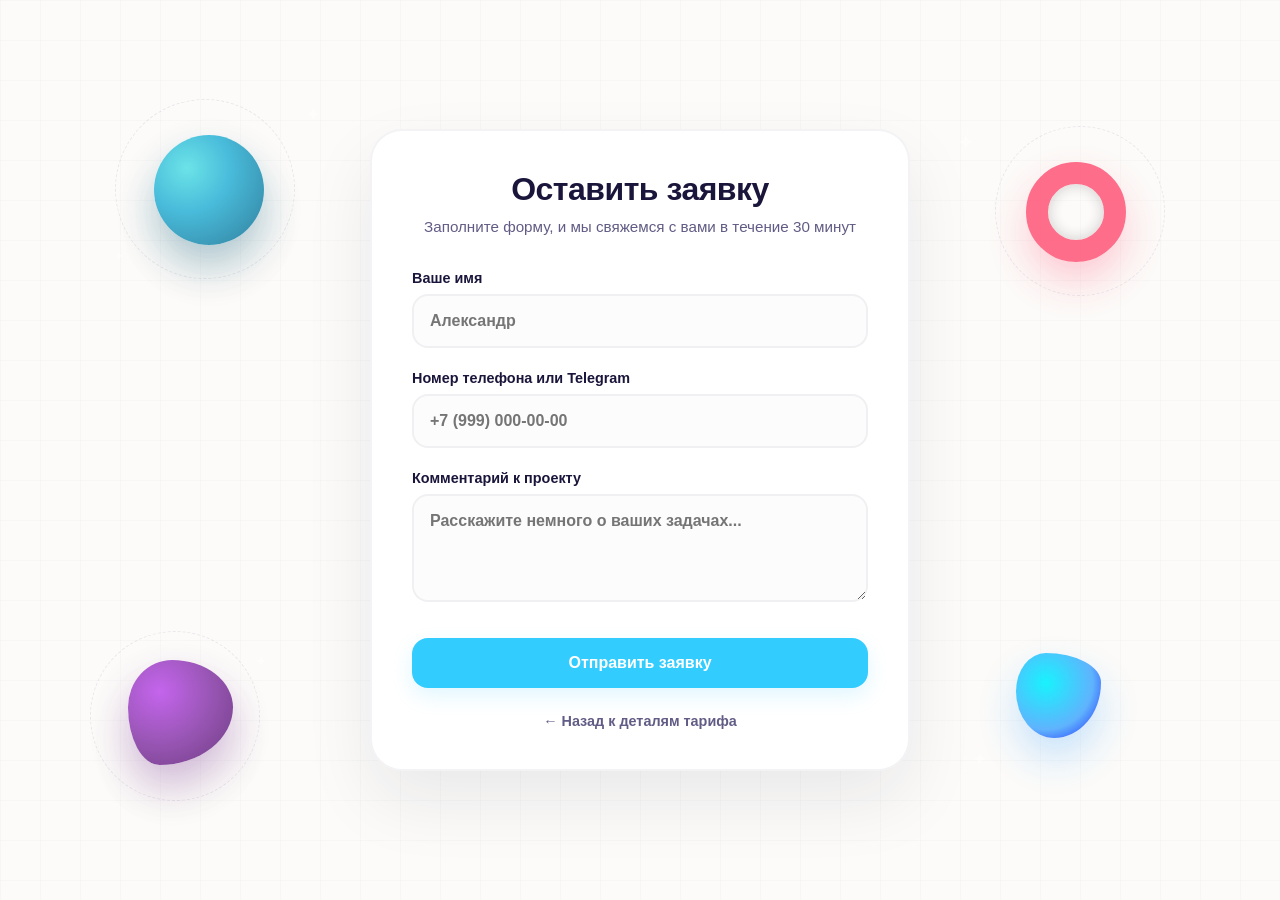
<file: contact.html>
<!DOCTYPE html>
<html lang="ru">
<head>
    <meta charset="UTF-8">
    <meta name="viewport" content="width=device-width, initial-scale=1.0">
    <title>Оставить заявку — YARWEB</title>
    <link rel="stylesheet" href="css/contact.css">
</head>
<body>

    <div class="bg-container">
        <div class="bg-grid"></div>
        
        <div class="figure-orbit" style="top: 11%; left: 9%; width: 180px; height: 180px;"></div>
        <div class="figure-orbit" style="top: 14%; right: 9%; width: 170px; height: 170px;"></div>
        <div class="figure-orbit" style="bottom: 11%; left: 7%; width: 170px; height: 170px;"></div>

        <div class="sparkle" style="top: 12%; left: 24%; width: 12px; height: 12px;"></div>
        <div class="sparkle" style="top: 28%; left: 9%; width: 8px; height: 8px; animation-delay: 1s;"></div>
        <div class="sparkle" style="top: 15%; right: 24%; width: 14px; height: 14px; animation-delay: 0.5s;"></div>
        <div class="sparkle" style="bottom: 26%; left: 20%; width: 10px; height: 10px; animation-delay: 1.5s;"></div>
        <div class="sparkle" style="bottom: 15%; right: 23%; width: 12px; height: 12px;"></div>
    </div>

    <div class="decor-shape shape-sphere"></div>
    <div class="decor-shape shape-blob"></div>
    <div class="decor-shape shape-donut"></div>
    <div class="decor-shape shape-crystal"></div>

    <div class="contact-container">
        <h1 id="formTitle">Оставить заявку</h1>
        <p class="subtitle">Заполните форму, и мы свяжемся с вами в течение 30 минут</p>
        
        <form action="#" method="POST">
            <div class="form-group">
                <label>Ваше имя</label>
                <input type="text" placeholder="Александр" required>
            </div>
            <div class="form-group">
                <label>Номер телефона или Telegram</label>
                <input type="text" placeholder="+7 (999) 000-00-00" required>
            </div>
            <div class="form-group">
                <label>Комментарий к проекту</label>
                <textarea rows="4" id="projectComment" placeholder="Расскажите немного о ваших задачах..."></textarea>
            </div>
            <button type="submit" class="btn-submit">Отправить заявку</button>
        </form>

        <a href="#" class="btn-back" onclick="window.close(); return false;">← Назад к деталям тарифа</a>
    </div>

    <script src="js/contact.js"></script>
</body>
</html>
</file>
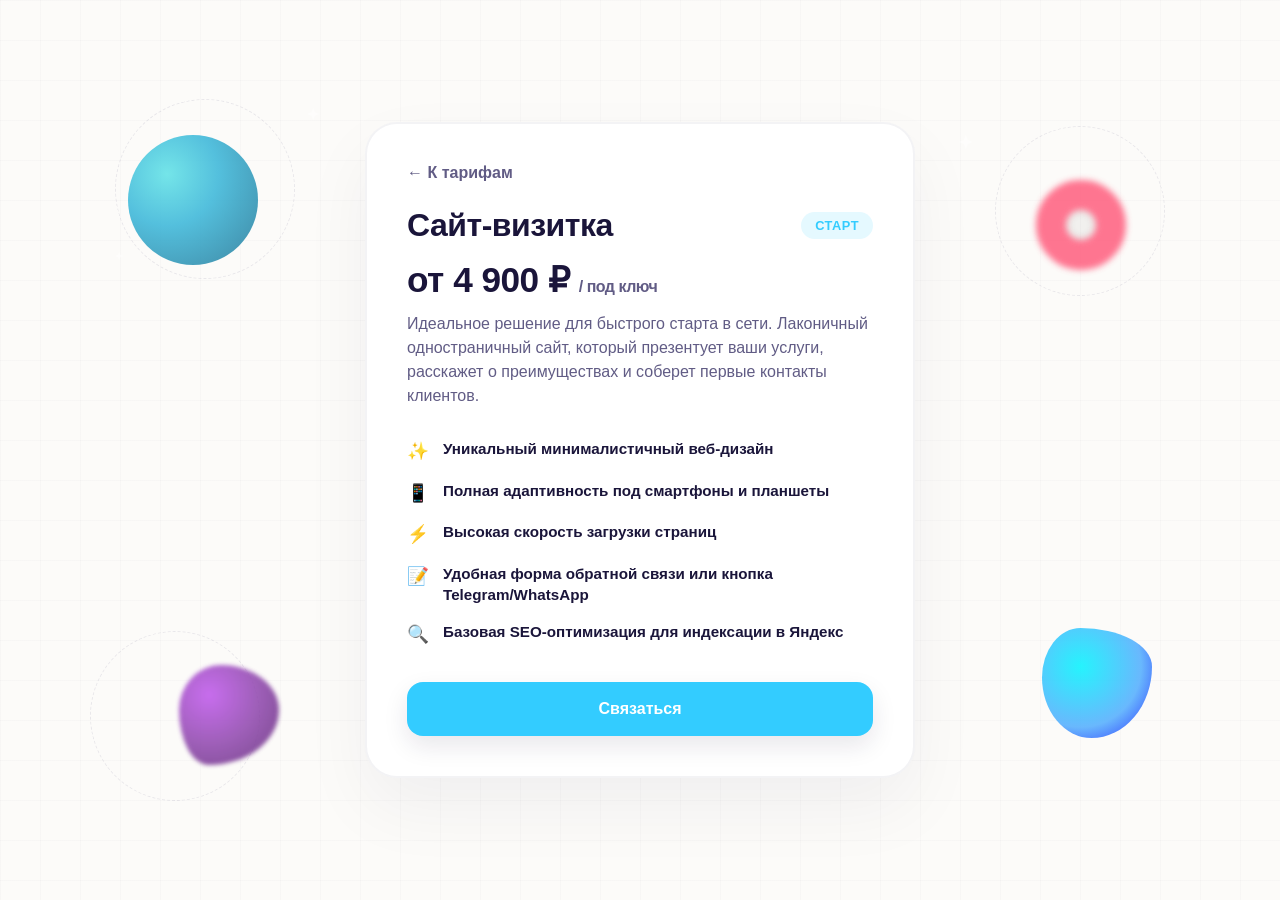
<file: tariff.html>
<!DOCTYPE html>
<html lang="ru">
<head>
    <meta charset="UTF-8">
    <meta name="viewport" content="width=device-width, initial-scale=1.0">
    <title>Детали тарифа — YARWEB</title>
    <!-- Подключаем внешние стили -->
    <link rel="stylesheet" href="css/tariff.css">
</head>
<body>

    <div class="bg-grid"></div>

    <!-- Орбиты и звездочки -->
    <div class="figure-orbit" style="top: 11%; left: 9%; width: 180px; height: 180px;"></div>
    <div class="figure-orbit" style="top: 14%; right: 9%; width: 170px; height: 170px;"></div>
    <div class="figure-orbit" style="bottom: 11%; left: 7%; width: 170px; height: 170px;"></div>
    
    <div class="sparkle" style="top: 12%; left: 24%; width: 12px; height: 12px;"></div>
    <div class="sparkle" style="top: 28%; left: 9%; width: 8px; height: 8px;"></div>
    <div class="sparkle" style="top: 15%; right: 24%; width: 14px; height: 14px;"></div>

    <!-- 3D Декоративные фигуры -->
    <div class="decor-shape shape-sphere" id="shapeSphere"></div>
    <div class="decor-shape shape-blob" id="shapeBlob"></div>
    <div class="decor-shape shape-donut" id="shapeDonut"></div>
    <div class="decor-shape shape-crystal" id="shapeCrystal"></div>

    <!-- Основная карточка тарифа -->
    <div class="tariff-container">
        <button class="back-btn" onclick="handleBack()">← К тарифам</button>
        
        <div class="tariff-header">
            <h1 class="tariff-title" id="title">Загрузка...</h1>
            <span class="tariff-badge" id="badge">-</span>
        </div>
        
        <div class="tariff-price" id="price">0 ₽</div>
        <p class="tariff-desc" id="desc">...</p>
        
        <ul class="features-list" id="features"></ul>
        
        <button class="action-btn" id="actionBtn" onclick="goToOrderForm()">Связаться</button>
    </div>

    <!-- Подключаем внешнюю логику -->
    <script src="js/tariff.js"></script>
</body>
</html>
</file>
<file: css/style.css>
/* ЦВЕТОВЫЕ ПЕРЕМЕННЫЕ ДЛЯ СВЕТЛОЙ ТЕМЫ (ПО УМОЛЧАНИЮ) */
:root {
    --bg-color: #fcfbf9;
    --text-main: #1a153a;
    --text-muted: #615c85;
    --card-bg: #ffffff;
    --card-border: rgba(26, 21, 58, 0.03);
    --header-bg: rgba(252, 251, 249, 0.85);
    --grid-opacity: 0.02;
    --price-btn-bg: #f4f3f0;
}

/* ЦВЕТОВЫЕ ПЕРЕМЕННЫЕ ДЛЯ ТЕМНОЙ ТЕМЫ */
body.dark-theme {
    --bg-color: #0b0819;
    --text-main: #fcfbf9; 
    --text-muted: #9fa8da; 
    --card-bg: #131026; 
    --card-border: rgba(255, 255, 255, 0.05);
    --header-bg: rgba(11, 8, 25, 0.85);
    --grid-opacity: 0.04;
    --price-btn-bg: #1c1836;
}

/* БАЗОВЫЕ НАСТРОЙКИ И ОБНУЛЕНИЕ */
* {
    margin: 0;
    padding: 0;
    box-sizing: border-box;
    font-family: 'Segoe UI', Roboto, Helvetica, Arial, sans-serif;
    transition: background-color 0.3s ease, color 0.3s ease, border-color 0.3s ease, box-shadow 0.3s ease;
}

html, body {
    max-width: 100%;
    overflow-x: hidden;
}

body {
    background-color: var(--bg-color);
    color: var(--text-main);
    height: 100vh;
    width: 100vw;
    overflow: hidden; 
    position: relative;
}

.global-shape {
    position: absolute;
    z-index: 1;
    pointer-events: none;
    transition: all 0.8s cubic-bezier(0.25, 1, 0.5, 1) !important;
}

/* ДИЗАЙНЕРСКАЯ СЕТКА И БЛИКИ НА ФОНЕ */
.bg-grid {
    position: absolute;
    top: 0; left: 0; width: 100%; height: 100%;
    background-image: 
        linear-gradient(rgba(26, 21, 58, var(--grid-opacity)) 1px, transparent 1px),
        linear-gradient(90deg, rgba(26, 21, 58, var(--grid-opacity)) 1px, transparent 1px);
    background-size: 40px 40px;
    z-index: 0;
    pointer-events: none;
}

.bg-glow-1 {
    position: absolute;
    top: -200px; right: -200px; width: 600px; height: 600px;
    background: radial-gradient(circle, rgba(51, 204, 255, 0.15) 0%, transparent 70%);
    z-index: 0;
    pointer-events: none;
}

.bg-glow-2 {
    position: absolute;
    bottom: -200px; left: -200px; width: 600px; height: 600px;
    background: radial-gradient(circle, rgba(255, 51, 102, 0.1) 0%, transparent 70%);
    z-index: 0;
    pointer-events: none;
}

/* ГЕОМЕТРИЧЕСКИЕ ФИГУРЫ И ИХ АНИМАЦИЯ МЕЖДУ СТРАНИЦАМИ */
.shape-sphere { background: radial-gradient(circle at 30% 30%, #33ccff, #0066ff); border-radius: 50%; box-shadow: 0 25px 60px rgba(0, 102, 255, 0.25); }
.shape-cube { background: linear-gradient(135deg, #b800ff, #6e00ff); border-radius: 28px; box-shadow: 0 20px 45px rgba(110, 0, 255, 0.3); }
.shape-cone { width: 0; height: 0; border-left: 80px solid transparent; border-right: 80px solid transparent; border-bottom: 145px solid #ffea00; filter: drop-shadow(0 20px 35px rgba(255, 234, 0, 0.45)); background: none !important; }
.shape-torus { border: 22px solid #00ff66; border-radius: 50%; filter: drop-shadow(0 15px 30px rgba(0, 255, 102, 0.35)); }

body[data-page="hero"] .shape-sphere { top: 35%; left: 70%; width: 260px; height: 260px; transform: rotate(0deg); }
body[data-page="hero"] .shape-cube   { top: 20%; left: 82%; width: 130px; height: 130px; transform: rotate(25deg); }
body[data-page="hero"] .shape-cone   { top: 55%; left: 62%; transform: rotate(-15deg); }
body[data-page="hero"] .shape-torus  { top: 62%; left: 80%; width: 90px; height: 90px; transform: rotate(0deg); }

body[data-page="features"] .shape-sphere { top: 75%; left: 5%; width: 140px; height: 140px; opacity: 0.6; }
body[data-page="features"] .shape-cube   { top: 15%; left: 45%; width: 80px; height: 80px; transform: rotate(110deg); opacity: 0.4; }
body[data-page="features"] .shape-cone   { top: 10%; left: 85%; transform: rotate(45deg); opacity: 0.5; }
body[data-page="features"] .shape-torus  { top: 80%; left: 90%; width: 110px; height: 110px; opacity: 0.6; }

body[data-page="steps"] .shape-sphere { top: 18%; left: 82%; width: 110px; height: 110px; }
body[data-page="steps"] .shape-cube   { top: 40%; left: 84%; width: 90px; height: 90px; transform: rotate(-45deg); }
body[data-page="steps"] .shape-cone   { top: 62%; left: 80%; transform: rotate(-90deg); }
body[data-page="steps"] .shape-torus  { top: 80%; left: 83%; width: 75px; height: 75px; }

body[data-page="price"] .shape-sphere { top: 78%; left: 85%; width: 130px; height: 130px; }
body[data-page="price"] .shape-cube   { top: 12%; left: 6%; width: 100px; height: 100px; transform: rotate(55deg); }
body[data-page="price"] .shape-cone   { top: 15%; left: 88%; transform: rotate(15deg); }
body[data-page="price"] .shape-torus  { top: 75%; left: 8%; width: 90px; height: 90px; }

body[data-page="contact"] .shape-sphere { top: 20%; left: 12%; width: 100px; height: 100px; }
body[data-page="contact"] .shape-cube   { top: 70%; left: 15%; width: 110px; height: 110px; transform: rotate(15deg); }
body[data-page="contact"] .shape-cone   { top: 18%; left: 78%; transform: rotate(20deg); }
body[data-page="contact"] .shape-torus  { top: 68%; left: 76%; width: 95px; height: 95px; }

/* ШАПКА И НАВИГАЦИЯ */
header {
    position: absolute;
    top: 0; left: 0; width: 100%; padding: 25px 10%;
    display: flex; justify-content: space-between; align-items: center;
    z-index: 100; background: var(--header-bg);
    backdrop-filter: blur(12px);
    border-bottom: 1px solid var(--card-border);
}

.logo-wrapper { position: relative; display: inline-block; }
.logo { font-size: 1.8rem; font-weight: 900; color: var(--text-main); text-transform: uppercase; letter-spacing: 1px; text-decoration: none; cursor: pointer; display: block; transition: transform 0.25s cubic-bezier(0.175, 0.885, 0.32, 1.275), color 0.25s ease; }
.logo span { color: #ff3366; transition: color 0.25s ease; }
.logo-wrapper:hover .logo { transform: translateY(-2px); color: #ff3366; }

body:not(.dark-theme) .logo-wrapper:hover .logo span { color: #1a153a; }
body.dark-theme .logo-wrapper:hover .logo span { color: #fcfbf9; }

.logo-tooltip { position: absolute; top: calc(100% + 12px); left: 50%; transform: translateX(-50%) translateY(10px); background-color: #ff3366; color: #ffffff; font-size: 0.75rem; font-weight: 700; padding: 6px 14px; border-radius: 8px; white-space: nowrap; opacity: 0; visibility: hidden; pointer-events: none; box-shadow: 0 8px 20px rgba(255, 51, 102, 0.2); transition: all 0.25s cubic-bezier(0.175, 0.885, 0.32, 1.275); z-index: 110; }
.logo-tooltip::before { content: ''; position: absolute; bottom: 100%; left: 50%; transform: translateX(-50%); border-width: 5px; border-style: solid; border-color: transparent transparent #ff3366 transparent; }
.logo-wrapper:hover .logo-tooltip { opacity: 1; visibility: visible; transform: translateX(-50%) translateY(0); }

.nav-menu { display: flex; list-style: none; gap: 30px; align-items: center; }
.nav-item button { background: none; border: none; color: var(--text-muted); font-weight: 700; font-size: 1rem; cursor: pointer; transition: color 0.3s ease; position: relative; padding: 5px 0; }
.nav-item button:hover, .nav-item.active button { color: #ff3366; }
.nav-item button::after { content: ''; position: absolute; bottom: -6px; left: 0; width: 0; height: 3px; background-color: #ff3366; border-radius: 2px; transition: width 0.3s ease; }
.nav-item:hover button::after, .nav-item.active button::after { width: 100%; }

.theme-toggle-btn {
    background: linear-gradient(135deg, #ff3366, #ff5e3a);
    border: none;
    width: 42px; height: 42px; border-radius: 50%; font-size: 1.2rem; cursor: pointer;
    box-shadow: 0 5px 15px rgba(255, 51, 102, 0.25);
    display: flex; align-items: center; justify-content: center;
    transform-origin: center; transition: all 0.3s cubic-bezier(0.175, 0.885, 0.32, 1.275) !important; padding: 0;
}
.theme-toggle-btn:hover { transform: translateY(-2px) scale(1.08); box-shadow: 0 8px 22px rgba(255, 51, 102, 0.45); }

/* СТРАНИЦЫ И КНОПКИ */
.page-container { position: relative; width: 100%; height: 100vh; padding-top: 90px; z-index: 10; pointer-events: none; }
.page { position: absolute; top: 90px; left: 0; width: 100%; height: calc(100vh - 90px); padding: 0 10%; display: flex; align-items: center; opacity: 0; visibility: hidden; transition: opacity 0.4s ease, visibility 0.4s ease; pointer-events: auto; }
.page.active { opacity: 1; visibility: visible; }

.cta-button {
    display: inline-block;
    padding: 18px 40px; background-color: #ff5e3a; color: #ffffff;
    font-size: 1.1rem; font-weight: 700; text-decoration: none; border: none; border-radius: 16px;
    box-shadow: 0 10px 30px rgba(255, 94, 58, 0.3); transition: all 0.3s ease; cursor: pointer;
}
.cta-button:hover { transform: translateY(-4px); box-shadow: 0 15px 35px rgba(255, 94, 58, 0.5); background-color: #ff451a; }

/* ГЛАВНАЯ СТРАНИЦА */
.hero-page { justify-content: flex-start; }
.content-side { max-width: 55%; }
.tag-city { display: inline-block; padding: 6px 18px; background-color: #e3faf2; color: #0ca678; font-weight: 800; border-radius: 50px; font-size: 0.9rem; text-transform: uppercase; letter-spacing: 1px; margin-bottom: 24px; cursor: pointer; transition: all 0.2s ease; border: 1px solid transparent; }
body.dark-theme .tag-city { background-color: rgba(12, 166, 120, 0.15); }
.tag-city:hover { background-color: #0ca678; color: white; transform: scale(1.05); box-shadow: 0 5px 15px rgba(12, 166, 120, 0.3); }
h1 { font-size: 3.8rem; font-weight: 900; line-height: 1.15; color: var(--text-main); margin-bottom: 24px; }
h1 span { color: #ff3366; }
.hero-page p { font-size: 1.2rem; color: var(--text-muted); line-height: 1.6; margin-bottom: 40px; }

/* МОДАЛЬНОЕ ОКНО КАРТЫ */
.map-overlay { position: fixed; top: 0; left: 0; width: 100vw; height: 100vh; background: rgba(26, 21, 58, 0.4); backdrop-filter: blur(8px); z-index: 2000; display: flex; justify-content: center; align-items: center; opacity: 0; visibility: hidden; transition: all 0.4s ease; }
.map-overlay.open { opacity: 1; visibility: visible; }
.map-modal { background: var(--card-bg); padding: 15px; border-radius: 32px; box-shadow: 0 30px 70px rgba(26, 21, 58, 0.3); position: relative; width: 85%; max-width: 1000px; height: 75vh; transform: scale(0.9); transition: transform 0.4s cubic-bezier(0.175, 0.885, 0.32, 1.275); }
.map-overlay.open .map-modal { transform: scale(1); }
.map-modal iframe { width: 100%; height: 100%; border: none; border-radius: 20px; display: block; }

.close-map-btn { 
    position: absolute; top: -15px; right: -15px; width: 40px; height: 40px; 
    background: #ff3366; color: white; border: none; border-radius: 50%; 
    font-size: 1.4rem; font-weight: bold; cursor: pointer;
    box-shadow: 0 5px 15px rgba(255, 51, 102, 0.4); 
    display: flex; justify-content: center; align-items: center; 
    z-index: 2200; transition: transform 0.2s; 
}
.close-map-btn:hover { transform: scale(1.1) rotate(90deg); }

/* ПРЕИМУЩЕСТВА */
.features-page { flex-direction: column; justify-content: flex-start; padding-top: 40px; }
.section-title { text-align: center; font-size: 2.6rem; font-weight: 900; margin-bottom: 10px; color: var(--text-main); width: 100%; }
.section-subtitle { text-align: center; font-size: 1.05rem; color: var(--text-muted); font-weight: 600; margin-bottom: 45px; width: 100%; }
.features-split-container { display: flex; width: 100%; height: calc(100% - 140px); gap: 60px; align-items: center; }
.features-list-side { width: 50%; display: flex; flex-direction: column; gap: 20px; }
.feature-item-row { background: var(--card-bg); border: 2px solid var(--card-border); border-radius: 24px; padding: 25px 30px; cursor: pointer; transition: all 0.3s cubic-bezier(0.25, 1, 0.5, 1); }
.feature-item-row h3 { font-size: 1.5rem; font-weight: 800; color: var(--text-main); display: flex; align-items: center; gap: 15px; }
.feature-item-row h3::before { content: ''; width: 8px; height: 8px; border-radius: 50%; background-color: var(--text-muted); transition: all 0.3s; }
.feature-item-details { max-height: 0; overflow: hidden; opacity: 0; transition: all 0.3s ease; color: var(--text-muted); line-height: 1.6; font-size: 1rem; }
.feature-item-row:hover, .feature-item-row.active { border-color: var(--feature-color); transform: translateX(10px); box-shadow: 0 15px 35px rgba(26, 21, 58, 0.04); }
.feature-item-row:hover h3, .feature-item-row.active h3 { color: var(--feature-color); }
.feature-item-row:hover h3::before, .feature-item-row.active h3::before { background-color: var(--feature-color); transform: scale(1.5); }
.feature-item-row:hover .feature-item-details, .feature-item-row.active .feature-item-details { max-height: 120px; opacity: 1; margin-top: 12px; }
.features-image-side { width: 50%; height: 85%; display: flex; justify-content: center; align-items: center; position: relative; }
.big-image-frame { width: 80%; height: 90%; border-radius: 40px; background: var(--card-bg); border: 3px solid var(--frame-color, #33ccff); padding: 40px; box-shadow: 0 30px 60px rgba(26, 21, 58, 0.05); display: flex; justify-content: center; align-items: center; transition: all 0.4s ease; filter: drop-shadow(0 10px 25px var(--frame-color, rgba(51, 204, 255, 0.3))); }
.big-image-frame img { width: 100%; height: 100%; object-fit: contain; position: absolute; opacity: 0; transform: scale(0.9) rotate(-2deg); transition: all 0.4s cubic-bezier(0.175, 0.885, 0.32, 1.275); pointer-events: none; }
.big-image-frame img.visible { opacity: 1; transform: scale(1) rotate(0deg); }

/* ЭТАПЫ РАЗРАБОТКИ */
.steps-page { flex-direction: column; justify-content: center; }
.steps-container { display: flex; flex-direction: column; gap: 12px; width: 100%; max-width: 900px; margin: 0 auto; }
.step-row { display: flex; align-items: center; background: var(--card-bg); border-radius: 20px; padding: 18px 35px; border: 2px solid var(--card-border); transition: all 0.4s cubic-bezier(0.25, 1, 0.5, 1); cursor: pointer; overflow: hidden; }
.step-number { font-size: 2rem; font-weight: 900; color: rgba(141, 134, 185, 0.25); margin-right: 35px; min-width: 50px; transition: color 0.3s ease; }
.step-text { display: flex; flex-direction: column; width: 100%; }
.step-text h4 { font-size: 1.25rem; font-weight: 800; margin-bottom: 0px; color: var(--text-main); transition: color 0.3s ease, margin-bottom 0.3s ease; }
.step-description { max-height: 0; opacity: 0; overflow: hidden; font-size: 0.95rem; line-height: 1.5; color: var(--text-muted); transition: max-height 0.4s cubic-bezier(0.25, 1, 0.5, 1), opacity 0.3s ease, margin-top 0.3s ease; }
.step-row:hover { background-color: var(--step-bg); border-color: var(--step-bg); transform: scale(1.02); box-shadow: 0 15px 30px rgba(26, 21, 58, 0.05); }
.step-row:hover .step-number { color: rgba(255, 255, 255, 0.4); }
.step-row:hover .step-text h4 { color: var(--step-text-color); margin-bottom: 6px; }
.step-row:hover .step-description { max-height: 100px; opacity: 1; color: var(--step-text-color); filter: brightness(0.95); margin-top: 4px; }

/* ПРАЙС-ЛИСТ */
.price-page { flex-direction: column; justify-content: center; }
.price-grid { display: flex; width: 100%; max-width: 1100px; gap: 30px; margin-top: 10px; justify-content: center; }
.price-card { background: var(--card-bg); border: 2px solid var(--card-border); border-radius: 32px; padding: 40px 35px; width: 32%; display: flex; flex-direction: column; position: relative; transition: all 0.4s cubic-bezier(0.175, 0.885, 0.32, 1.275); cursor: pointer; }
.price-card::before { content: ''; position: absolute; top: 0; left: 0; width: 100%; height: 100%; border-radius: 30px; border: 3px solid var(--accent-color); opacity: 0; transition: opacity 0.3s ease; pointer-events: none; }
.price-card-tag { align-self: flex-start; padding: 5px 14px; font-size: 0.8rem; font-weight: 800; color: white; background-color: var(--accent-color); border-radius: 50px; text-transform: uppercase; letter-spacing: 0.5px; margin-bottom: 20px; }
.price-card h3 { font-size: 1.6rem; font-weight: 900; color: var(--text-main); margin-bottom: 10px; }
.price-value { font-size: 2.2rem; font-weight: 900; color: var(--text-main); margin-bottom: 5px; }
.price-value span { font-size: 1rem; color: var(--text-muted); font-weight: 600; }
.price-hosting-info { font-size: 0.85rem; font-weight: 700; color: var(--accent-color); margin-bottom: 25px; text-transform: uppercase; letter-spacing: 0.5px; }
.price-features-list { list-style: none; display: flex; flex-direction: column; gap: 12px; margin-bottom: 35px; }
.price-features-list li { font-size: 0.95rem; color: var(--text-muted); font-weight: 600; display: flex; align-items: center; gap: 10px; }
.price-features-list li::before { content: '✓'; color: var(--accent-color); font-weight: 900; font-size: 1.1rem; }
.price-btn { margin-top: auto; width: 100%; padding: 15px; background-color: var(--price-btn-bg); color: var(--text-main); border: none; border-radius: 16px; font-size: 1rem; font-weight: 700; cursor: pointer; transition: all 0.3s ease; text-align: center; }
.price-card:hover { transform: translateY(-12px); box-shadow: 0 25px 50px rgba(26, 21, 58, 0.06), 0 0 30px var(--shadow-color); }
.price-card:hover::before { opacity: 1; }
.price-card:hover .price-btn { background-color: var(--accent-color); color: white; box-shadow: 0 10px 25px var(--shadow-color); transform: scale(1.02); }

/* КОНТАКТЫ */
.contact-page { justify-content: center; align-items: center; }
.contact-box { background: #1a153a; color: white; padding: 50px 60px; border-radius: 40px; width: 100%; max-width: 950px; display: flex; justify-content: space-between; align-items: center; gap: 40px; box-shadow: 0 30px 70px rgba(26, 21, 58, 0.25); position: relative; z-index: 20; border: 2px solid rgba(255, 255, 255, 0.05); }
body.dark-theme .contact-box { background: #131026; }
.contact-info { max-width: 50%; }
.contact-info h2 { font-size: 2.3rem; font-weight: 900; margin-bottom: 15px; line-height: 1.2; color: #ffffff; }
.contact-info p { color: #b1adce; font-size: 1rem; line-height: 1.5; margin-bottom: 25px; }
.manager-card { background: rgba(255, 255, 255, 0.05); border-left: 4px solid #ff3366; padding: 12px 20px; border-radius: 0 16px 16px 0; margin-top: 15px; }
.manager-title { font-size: 0.85rem; text-transform: uppercase; letter-spacing: 1px; color: #ff3366; font-weight: 700; margin-bottom: 4px; }
.manager-name { font-size: 1.2rem; font-weight: 800; color: #ffffff; margin-bottom: 4px; }
.manager-phone { font-size: 1.1rem; font-weight: 700; color: #33ccff; text-decoration: none; transition: color 0.2s; }
.manager-phone:hover { color: #00ff66; }

.contact-action-zone { width: 45%; display: flex; justify-content: center; position: relative; min-height: 180px; align-items: center; }
.main-trigger-btn { background-color: #ff3366; box-shadow: 0 10px 30px rgba(255, 51, 102, 0.3); white-space: nowrap; transition: all 0.3s ease; }

/* МОДАЛЬНОЕ ОКНО ЛИД-ФОРМЫ */
#leadModalOverlay {
    position: fixed;
    top: 0; left: 0; width: 100%; height: 100%;
    background: rgba(11, 8, 25, 0.85);
    backdrop-filter: blur(8px);
    display: flex;
    justify-content: center;
    align-items: center;
    z-index: 9999;
    opacity: 0;
    visibility: hidden;
    transition: all 0.4s ease;
}
#leadModalOverlay.open { 
    opacity: 1; 
    visibility: visible; 
}
.lead-form-container { 
    width: 100%;
    max-width: 450px;
    background: #1a153a; 
    border: 2px solid rgba(255, 255, 255, 0.1); 
    padding: 35px; 
    border-radius: 32px; 
    display: flex; 
    flex-direction: column;
    gap: 20px; 
    position: relative;
    box-shadow: 0 30px 70px rgba(0, 0, 0, 0.5);
}
body.dark-theme .lead-form-container {
    background: #131026;
}
.lead-form-container h2 {
    color: #ffffff;
    font-size: 1.8rem;
    font-weight: 900;
}
.close-modal-btn {
    position: absolute;
    top: 20px;
    right: 20px;
    background: none;
    border: none;
    color: #b1adce;
    font-size: 2rem;
    line-height: 1;
    cursor: pointer;
    transition: color 0.2s;
}
.close-modal-btn:hover {
    color: #ff3366;
}
.form-group { display: flex; flex-direction: column; gap: 6px; }
.form-group label { font-size: 0.85rem; color: #b1adce; font-weight: 600; }
.form-input { width: 100%; background: rgba(26, 21, 58, 0.4); border: 2px solid rgba(255, 255, 255, 0.1); border-radius: 12px; padding: 12px 16px; color: white; font-size: 1rem; font-weight: 600; transition: all 0.3s; }
.form-input:focus { outline: none; border-color: #ff3366; background: rgba(26, 21, 58, 0.6); box-shadow: 0 0 15px rgba(255, 51, 102, 0.2); }

.form-input.invalid-field {
    border-color: #ff3366 !important;
    box-shadow: 0 0 15px rgba(255, 51, 102, 0.4) !important;
}

.submit-btn { background: linear-gradient(90deg, #ff3366, #ff5e3a); color: white; border: none; padding: 14px; border-radius: 12px; font-size: 1rem; font-weight: 700; cursor: pointer; transition: all 0.3s; margin-top: 5px; box-shadow: 0 8px 20px rgba(255, 51, 102, 0.2); }
.submit-btn:hover { transform: translateY(-2px); box-shadow: 0 12px 25px rgba(255, 51, 102, 0.4); }

/* ======================================================= */
/* ЧИСТАЯ И НАДЕЖНАЯ АДАПТИВНОСТЬ ДЛЯ ТЕЛЕФОНОВ (БЕЗ ГЛЮКОВ) */
/* ======================================================= */
@media (max-width: 768px) {
    html, body {
        max-width: 100% !important;
        overflow-x: hidden !important;
        height: auto !important;
    }

    body {
        overflow-y: auto !important;
    }

    /* Фигуры убираем совсем, чтобы не сдвигали контейнеры */
    .global-shape {
        display: none !important;
    }

    /* Исправляем шапку: кнопки выстраиваем в горизонтальную ленту со скроллом */
    header {
        position: fixed !important;
        top: 0; left: 0; width: 100% !important;
        padding: 12px 16px !important;
        flex-direction: column !important;
        gap: 12px !important;
        height: auto !important;
        box-sizing: border-box !important;
    }

    header .cta-button {
        display: none !important; /* Убираем лишнюю кнопку из шапки */
    }

    .nav-menu {
        width: 100% !important;
        overflow-x: auto !important; /* Скролл меню влево-вправо */
        overflow-y: hidden !important;
        white-space: nowrap !important;
        justify-content: flex-start !important;
        gap: 20px !important;
        padding: 6px 0 !important;
        -webkit-overflow-scrolling: touch;
    }

    .nav-menu::-webkit-scrollbar {
        display: none !important;
    }

    /* Снимаем абсолютное позиционирование со страниц, чтобы они вели себя предсказуемо */
    .page-container {
        height: auto !important;
        padding-top: 110px !important; /* Отступ под мобильную шапку */
        pointer-events: auto !important;
    }

    .page {
        position: static !important; /* Никаких наложений слоев! */
        width: 100% !important;
        height: auto !important;
        min-height: auto !important;
        padding: 20px 16px 50px 16px !important;
        display: none !important; /* Скрыты по умолчанию */
        opacity: 1 !important;
        visibility: visible !important;
        box-sizing: border-box !important;
    }

    .page.active {
        display: flex !important; /* Показываем только активную */
        flex-direction: column !important;
        justify-content: flex-start !important;
        align-items: center !important;
    }

    /* Заголовки */
    .section-title, h1 {
        font-size: 1.8rem !important;
        text-align: center !important;
        line-height: 1.2 !important;
        width: 100% !important;
        white-space: normal !important;
    }

    .section-subtitle {
        margin-bottom: 25px !important;
        text-align: center !important;
    }

    /* Стр 1: Главная */
    .content-side {
        max-width: 100% !important;
        text-align: center !important;
        display: flex;
        flex-direction: column;
        align-items: center;
    }

    .hero-page p {
        font-size: 1rem !important;
        margin-bottom: 25px !important;
    }

    /* Стр 2: Преимущества */
    .features-split-container {
        flex-direction: column !important;
        gap: 20px !important;
        height: auto !important;
    }

    .features-list-side, .features-image-side {
        width: 100% !important;
    }

    .features-image-side {
        height: 220px !important;
        margin-top: 10px;
    }

    .big-image-frame {
        width: 100% !important;
        height: 100% !important;
        padding: 15px !important;
    }

    .feature-item-row {
        padding: 15px 20px !important;
    }

    .feature-item-row:hover, .feature-item-row.active {
        transform: translateY(-2px) !important;
    }

    .feature-item-row.active .feature-item-details {
        max-height: 200px !important; /* Даем тексту открыться полностью */
    }

    /* Стр 3: Этапы */
    .steps-container {
        width: 100% !important;
        gap: 12px !important;
    }

    .step-row {
        padding: 15px !important;
        align-items: flex-start !important;
    }

    .step-number {
        font-size: 1.4rem !important;
        margin-right: 15px !important;
        min-width: 30px !important;
    }

    .step-text h4 {
        font-size: 1.05rem !important;
    }

    .step-row:hover .step-description {
        max-height: 250px !important; /* Защита от обрезания описания шагов */
    }

    /* Стр 4: Прайс-лист */
    .price-grid {
        flex-direction: column !important;
        align-items: center !important;
        gap: 20px !important;
        width: 100% !important;
    }

    .price-card {
        width: 100% !important;
        max-width: 100% !important;
        padding: 25px 20px !important;
        height: auto !important;
    }

    /* Стр 5: Контакты */
    .contact-box {
        flex-direction: column !important;
        padding: 30px 20px !important;
        gap: 25px !important;
        text-align: center !important;
    }

    .contact-info {
        max-width: 100% !important;
    }

    .contact-info h2 {
        font-size: 1.6rem !important;
    }

    .manager-card {
        border-left: none !important;
        border-top: 4px solid #ff3366 !important;
        border-radius: 0 0 16px 16px !important;
        text-align: center !important;
    }

    .contact-action-zone {
        width: 100% !important;
        min-height: auto !important;
    }

    .main-trigger-btn {
        width: 100% !important;
    }

    /* Модалки */
    .lead-form-container, .map-modal {
        width: 94% !important;
        padding: 25px 16px !important;
    }
}
</file>
<file: css/contact.css>
:root {
    --bg-color: #fcfbf9;
    --text-main: #1a153a;
    --text-muted: #615c85;
    --card-bg: #ffffff;
    --card-border: rgba(26, 21, 58, 0.05);
    --grid-opacity: 0.02;
    --accent-color: #33ccff;
}

body.dark-theme {
    --bg-color: #0b0819;
    --text-main: #fcfbf9; 
    --text-muted: #9fa8da; 
    --card-bg: #131026; 
    --card-border: rgba(255, 255, 255, 0.05);
    --grid-opacity: 0.04;
}

* {
    margin: 0; padding: 0; box-sizing: border-box;
    font-family: 'Segoe UI', Roboto, sans-serif;
}

body {
    background-color: var(--bg-color);
    color: var(--text-main);
    min-height: 100vh;
    display: flex;
    justify-content: center;
    align-items: center;
    padding: 20px;
    position: relative;
    overflow-x: hidden;
    overflow-y: auto;
    -webkit-overflow-scrolling: touch;
}

/* 🌌 ЗАДНИЙ ФОН И СЕТКА */
.bg-container {
    position: absolute; top: 0; left: 0; width: 100%; height: 100%;
    z-index: 0; pointer-events: none;
}
.bg-grid {
    position: absolute; top: 0; left: 0; width: 100%; height: 100%;
    background-image: 
        linear-gradient(rgba(26, 21, 58, var(--grid-opacity)) 1px, transparent 1px),
        linear-gradient(90deg, rgba(26, 21, 58, var(--grid-opacity)) 1px, transparent 1px);
    background-size: 40px 40px;
}

/* 🪐 ОРБИТЫ ВОКРУГ ФИГУР */
.figure-orbit {
    position: absolute;
    border: 1px dashed var(--text-muted);
    border-radius: 50%;
    opacity: 0.12;
    transform: rotate(-15deg);
    pointer-events: none;
}

/* ✨ МЕРЦАЮЩИЕ ЗВЕЗДОЧКИ-БЛИКИ */
.sparkle {
    position: absolute;
    background: #fff;
    clip-path: polygon(50% 0%, 65% 35%, 100% 50%, 65% 65%, 50% 100%, 35% 65%, 0% 50%, 35% 35%);
    opacity: 0.4;
    pointer-events: none;
    animation: blink 3s ease-in-out infinite alternate;
}
body.dark-theme .sparkle {
    background: var(--accent-color);
    filter: drop-shadow(0 0 4px var(--accent-color));
}

@keyframes blink {
    0% { transform: scale(0.6); opacity: 0.15; }
    100% { transform: scale(1.2); opacity: 0.5; }
}

/* 🔮 ПРОКАЧАННЫЕ ФИГУРЫ */
.decor-shape {
    position: absolute; z-index: 2; pointer-events: none; opacity: 0;
    transition: all 1.4s cubic-bezier(0.25, 1, 0.3, 1);
}
body.loaded .decor-shape { opacity: 0.9; }

@keyframes float-hero {
    0% { transform: translateY(0px) rotate(0deg); }
    100% { transform: translateY(-15px) rotate(3deg); }
}

.shape-sphere {
    background: radial-gradient(circle at 30% 30%, #5ce1e6, #36b5d8 40%, #1c7293);
    border-radius: 50%;
    box-shadow: 0 20px 40px rgba(28, 114, 147, 0.35), 0 30px 60px rgba(0,0,0,0.08);
    top: 15%; left: 12%; width: 110px; height: 110px;
    animation: float-hero 5s ease-in-out infinite alternate;
}

.shape-donut {
    border: 22px solid #ff5e7e; border-radius: 50%;
    box-shadow: inset 0 0 15px rgba(0,0,0,0.2), 0 20px 40px rgba(255, 94, 126, 0.35);
    top: 18%; right: 12%; width: 100px; height: 100px;
    animation: float-hero 6s ease-in-out infinite alternate-reverse;
}

.shape-blob {
    background: radial-gradient(circle at 30% 30%, #bf55ec, #8e44ad 50%, #5e2775);
    border-radius: 42% 58% 70% 30% / 45% 45% 55% 55%;
    box-shadow: 0 20px 40px rgba(142, 68, 173, 0.35), 0 30px 60px rgba(0,0,0,0.08);
    bottom: 15%; left: 10%; width: 105px; height: 105px;
    animation: float-hero 5.5s ease-in-out infinite alternate;
}

.shape-crystal {
    background: radial-gradient(circle at 35% 35%, #00f2fe, #4facfe 60%, #0000ff);
    border-radius: 35% 65% 55% 45% / 45% 35% 65% 55%;
    box-shadow: 0 20px 40px rgba(79, 172, 254, 0.35);
    bottom: 18%; right: 14%; width: 85px; height: 85px;
    animation: float-hero 4.5s ease-in-out infinite alternate-reverse;
}

/* 📄 КАРТОЧКА ФОРМЫ СВЯЗИ */
.contact-container {
    background: var(--card-bg);
    border: 2px solid var(--card-border);
    border-radius: 32px;
    padding: 40px;
    width: 100%;
    max-width: 540px;
    box-shadow: 0 30px 70px rgba(26, 21, 58, 0.08);
    z-index: 10;
    position: relative;
    backdrop-filter: blur(16px);
    opacity: 0;
    transform: translateY(25px);
    transition: opacity 0.6s ease, transform 0.6s ease;
}
body.loaded .contact-container { opacity: 1; transform: translateY(0); }

h1 { font-size: 2rem; font-weight: 900; margin-bottom: 10px; letter-spacing: -0.5px; text-align: center; }
p.subtitle { color: var(--text-muted); text-align: center; margin-bottom: 35px; font-size: 0.95rem; }

.form-group { margin-bottom: 22px; }
.form-group label { display: block; margin-bottom: 8px; font-weight: 700; font-size: 0.9rem; }

.form-group input, .form-group textarea {
    width: 100%; padding: 16px; border: 2px solid var(--card-border);
    background: rgba(26, 21, 58, 0.01); border-radius: 16px;
    color: var(--text-main); font-size: 1rem; font-weight: 600; outline: none;
    transition: border-color 0.2s, background-color 0.2s;
}
body.dark-theme .form-group input, body.dark-theme .form-group textarea {
    background: rgba(255, 255, 255, 0.01);
}
.form-group input:focus, .form-group textarea:focus { 
    border-color: var(--accent-color); 
    background: transparent;
}

.btn-submit {
    width: 100%; padding: 16px; border: none; border-radius: 16px;
    background: var(--accent-color); color: white; font-size: 1rem;
    font-weight: 700; cursor: pointer; transition: transform 0.2s, box-shadow 0.2s;
    margin-top: 10px;
    box-shadow: 0 8px 20px rgba(51, 204, 255, 0.15);
}
.btn-submit:hover { transform: translateY(-2px); box-shadow: 0 12px 24px rgba(51, 204, 255, 0.3); }

.btn-back {
    display: block; text-align: center; margin-top: 25px;
    color: var(--text-muted); text-decoration: none; font-weight: 700; font-size: 0.9rem;
    transition: color 0.2s;
}
.btn-back:hover { color: var(--text-main); }

/* Адаптивность для мобилок */
@media (max-width: 576px) {
    body { padding: 12px; }
    .contact-container { padding: 25px 20px; border-radius: 24px; }
    h1 { font-size: 1.6rem; }
    .decor-shape, .figure-orbit, .sparkle { display: none; }
}
</file>
<file: css/tariff.css>
:root {
    --bg-color: #fcfbf9;
    --text-main: #1a153a;
    --text-muted: #615c85;
    --card-bg: #ffffff;
    --card-border: rgba(26, 21, 58, 0.05);
    --grid-opacity: 0.02;
}

body.dark-theme {
    --bg-color: #0b0819;
    --text-main: #fcfbf9; 
    --text-muted: #9fa8da; 
    --card-bg: #131026; 
    --card-border: rgba(255, 255, 255, 0.05);
    --grid-opacity: 0.04;
}

* {
    margin: 0; padding: 0; box-sizing: border-box;
    font-family: 'Segoe UI', Roboto, sans-serif;
}

body {
    background-color: var(--bg-color);
    color: var(--text-main);
    min-height: 100vh;
    display: flex;
    justify-content: center;
    align-items: center;
    padding: 20px;
    position: relative;
    overflow-x: hidden;
    overflow-y: auto;
    -webkit-overflow-scrolling: touch;
}

.bg-grid {
    position: absolute;
    top: 0; left: 0;
    width: 100%; height: 100%;
    background-image: 
        linear-gradient(rgba(26, 21, 58, var(--grid-opacity)) 1px, transparent 1px),
        linear-gradient(90deg, rgba(26, 21, 58, var(--grid-opacity)) 1px, transparent 1px);
    background-size: 40px 40px;
    z-index: 0;
    pointer-events: none;
}

/* 🔮 ФИГУРЫ И ОРБИТЫ */
.decor-shape {
    position: absolute;
    z-index: 1;
    opacity: 0;
    transition: all 1.4s cubic-bezier(0.25, 1, 0.3, 1);
    pointer-events: none; 
}

body.loaded .decor-shape {
    opacity: 0.85;
}

.shape-sphere {
    background: radial-gradient(circle at 30% 30%, #5ce1e6, #36b5d8 40%, #1c7293);
    border-radius: 50%;
}

.shape-blob {
    background: radial-gradient(circle at 30% 30%, #bf55ec, #8e44ad 50%, #5e2775);
    border-radius: 42% 58% 70% 30% / 45% 45% 55% 55%;
}

.shape-donut {
    border: 30px solid #ff5e7e;
    border-radius: 50%;
    box-shadow: inset 0 0 20px rgba(0,0,0,0.15);
}

.shape-crystal {
    background: radial-gradient(circle at 35% 35%, #00f2fe, #4facfe 60%, #0000ff);
    border-radius: 35% 65% 55% 45% / 45% 35% 65% 55%;
}

/* АНИМАЦИЯ ПОКАЧИВАНИЯ ФИГУР */
@keyframes floatSphere { 0% { transform: translate(0, 0) rotate(0deg); } 100% { transform: translate(-10px, -20px) rotate(5deg); } }
@keyframes floatBlob { 0% { transform: translate(0, 0) scale(1); } 100% { transform: translate(15px, -15px) scale(1.03); } }
@keyframes floatDonut { 0% { transform: translate(0, 0) rotate(0deg); } 100% { transform: translate(-15px, 10px) rotate(-8deg); } }
@keyframes floatCrystal { 0% { transform: translate(0, 0) rotate(0deg); } 100% { transform: translate(10px, 15px) rotate(12deg); } }

.shape-sphere.animated { animation: floatSphere 6s ease-in-out infinite alternate; }
.shape-blob.animated { animation: floatBlob 7s ease-in-out infinite alternate; }
.shape-donut.animated { animation: floatDonut 8s ease-in-out infinite alternate; }
.shape-crystal.animated { animation: floatCrystal 5.5s ease-in-out infinite alternate; }

/* 🪐 ШТРИХОВАННЫЕ ОРБИТЫ */
.figure-orbit {
    position: absolute;
    border: 1px dashed var(--text-muted);
    border-radius: 50%;
    opacity: 0.12;
    transform: rotate(-15deg);
    z-index: 1;
    pointer-events: none;
}

/* ✨ МЕРЦАЮЩИЕ ЗВЕЗДОЧКИ */
.sparkle {
    position: absolute;
    background: #fff;
    clip-path: polygon(50% 0%, 65% 35%, 100% 50%, 65% 65%, 50% 100%, 35% 65%, 0% 50%, 35% 35%);
    opacity: 0.4;
    z-index: 1;
    pointer-events: none;
    animation: blink 3s ease-in-out infinite alternate;
}

body.dark-theme .sparkle {
    background: var(--text-muted);
    filter: drop-shadow(0 0 4px var(--text-muted));
}

@keyframes blink {
    0% { transform: scale(0.6); opacity: 0.15; }
    100% { transform: scale(1.2); opacity: 0.5; }
}

/* 📄 КАРТОЧКА ТАРИФА */
.tariff-container {
    background-color: var(--card-bg);
    border: 2px solid var(--card-border);
    border-radius: 32px;
    padding: 40px;
    width: 100%;
    max-width: 550px;
    box-shadow: 0 30px 70px rgba(26, 21, 58, 0.05);
    position: relative;
    z-index: 10; 
    backdrop-filter: blur(8px);
    opacity: 0;
    transform: translateY(20px);
    transition: opacity 0.6s ease, transform 0.6s ease;
}

body.loaded .tariff-container {
    opacity: 1;
    transform: translateY(0);
}

.back-btn {
    background: none; border: none;
    color: var(--text-muted);
    font-size: 1rem; font-weight: 700;
    cursor: pointer; display: flex; align-items: center; gap: 8px;
    margin-bottom: 25px; transition: color 0.2s;
}
.back-btn:hover { color: var(--text-main); }

.tariff-header { display: flex; align-items: center; justify-content: space-between; margin-bottom: 15px; }
.tariff-title { font-size: 2rem; font-weight: 900; letter-spacing: -0.5px; }
.tariff-badge { font-size: 0.8rem; font-weight: 800; padding: 6px 14px; border-radius: 20px; text-transform: uppercase; letter-spacing: 0.5px; }

.tariff-price { font-size: 2.2rem; font-weight: 900; margin-bottom: 12px; letter-spacing: -0.5px; }
.tariff-price span { font-size: 1rem; color: var(--text-muted); font-weight: 600; }
.tariff-desc { color: var(--text-muted); font-size: 1rem; line-height: 1.5; margin-bottom: 30px; font-weight: 500; }

.features-list { list-style: none; display: flex; flex-direction: column; gap: 16px; margin-bottom: 35px; }
.feature-item { display: flex; align-items: flex-start; gap: 14px; font-size: 0.95rem; line-height: 1.4; font-weight: 600; }
.feature-icon { font-size: 1.1rem; flex-shrink: 0; margin-top: 1px; }

.action-btn {
    width: 100%; padding: 18px; border: none; border-radius: 16px;
    color: #ffffff; font-size: 1rem; font-weight: 700;
    cursor: pointer; transition: transform 0.2s, box-shadow 0.2s;
    box-shadow: 0 10px 25px rgba(26, 21, 58, 0.1);
}
.action-btn:hover {
    transform: translateY(-2px);
}

/* Адаптивность для мобилок */
@media (max-width: 576px) {
    body { padding: 12px; }
    .tariff-container { padding: 25px 20px; border-radius: 24px; }
    .tariff-title { font-size: 1.6rem; }
    .tariff-price { font-size: 1.9rem; }
    .decor-shape { display: none; } 
    .figure-orbit, .sparkle { display: none; }
}
</file>
